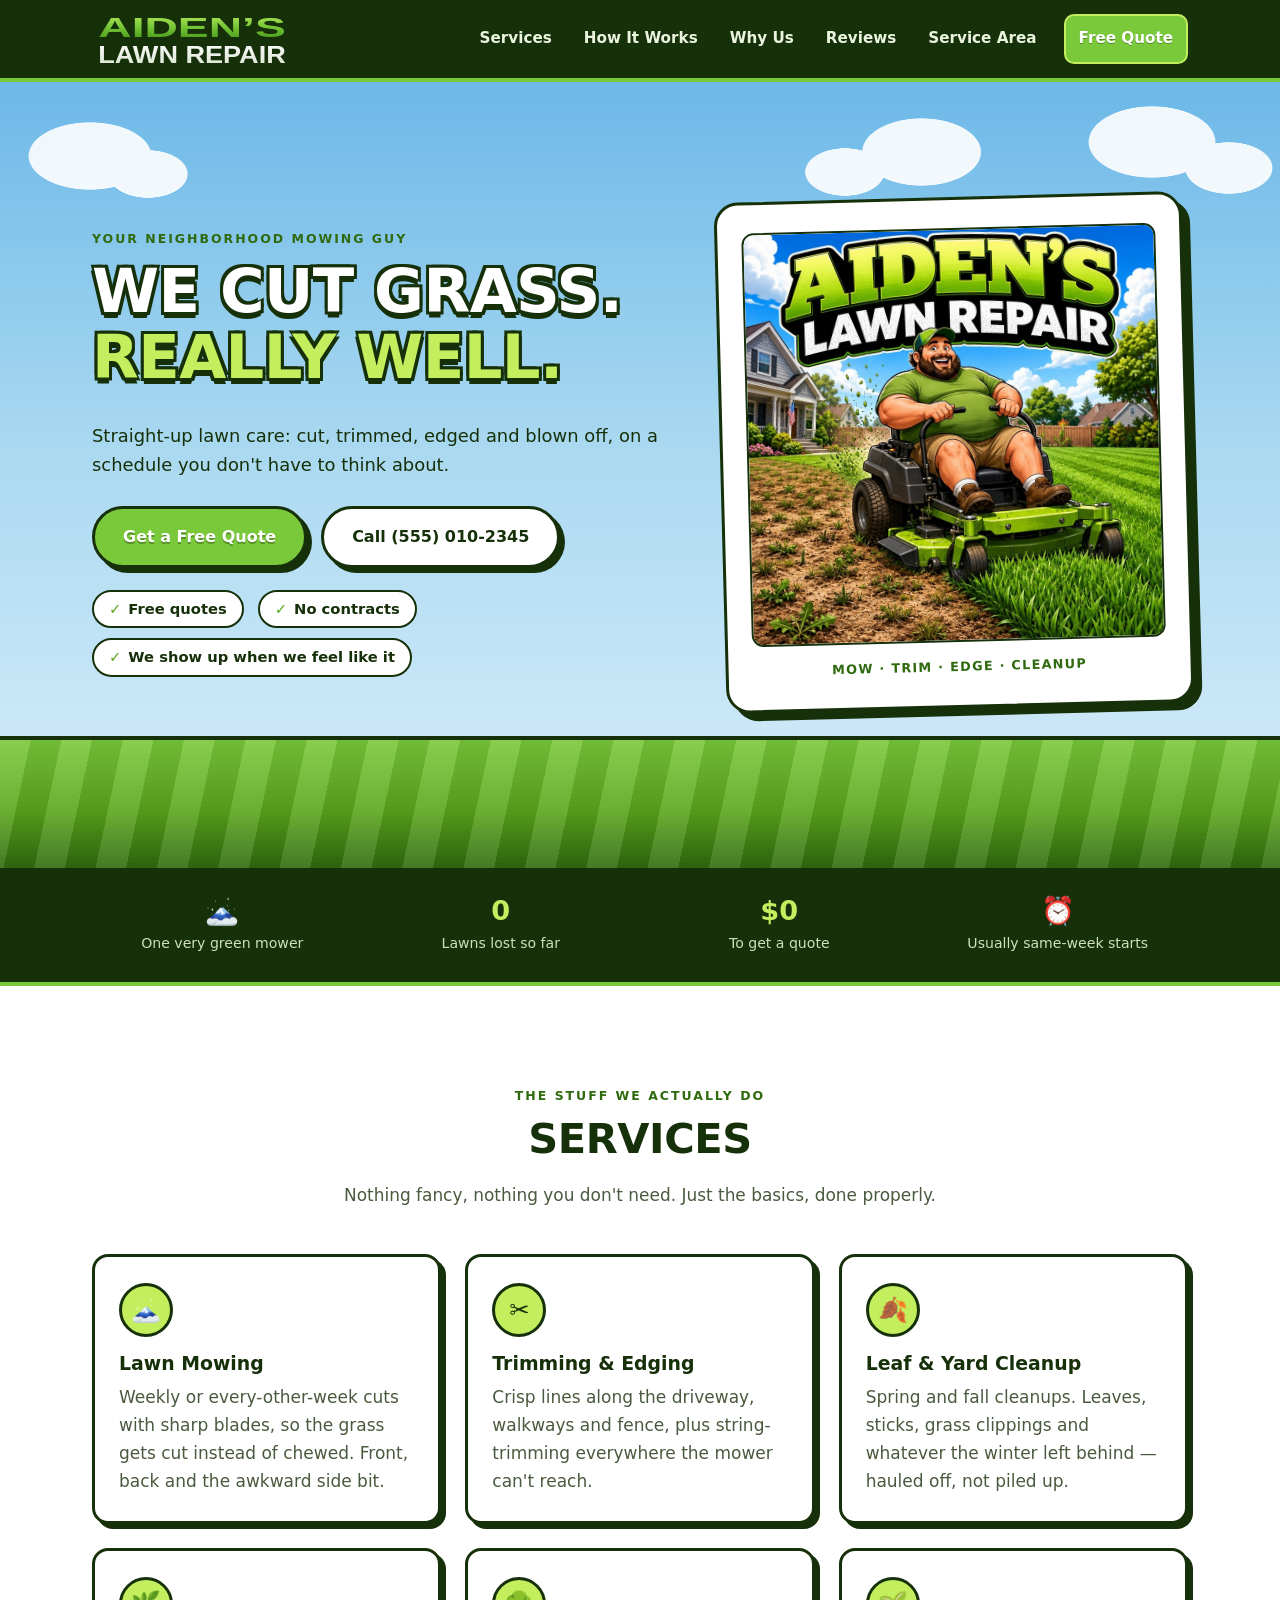
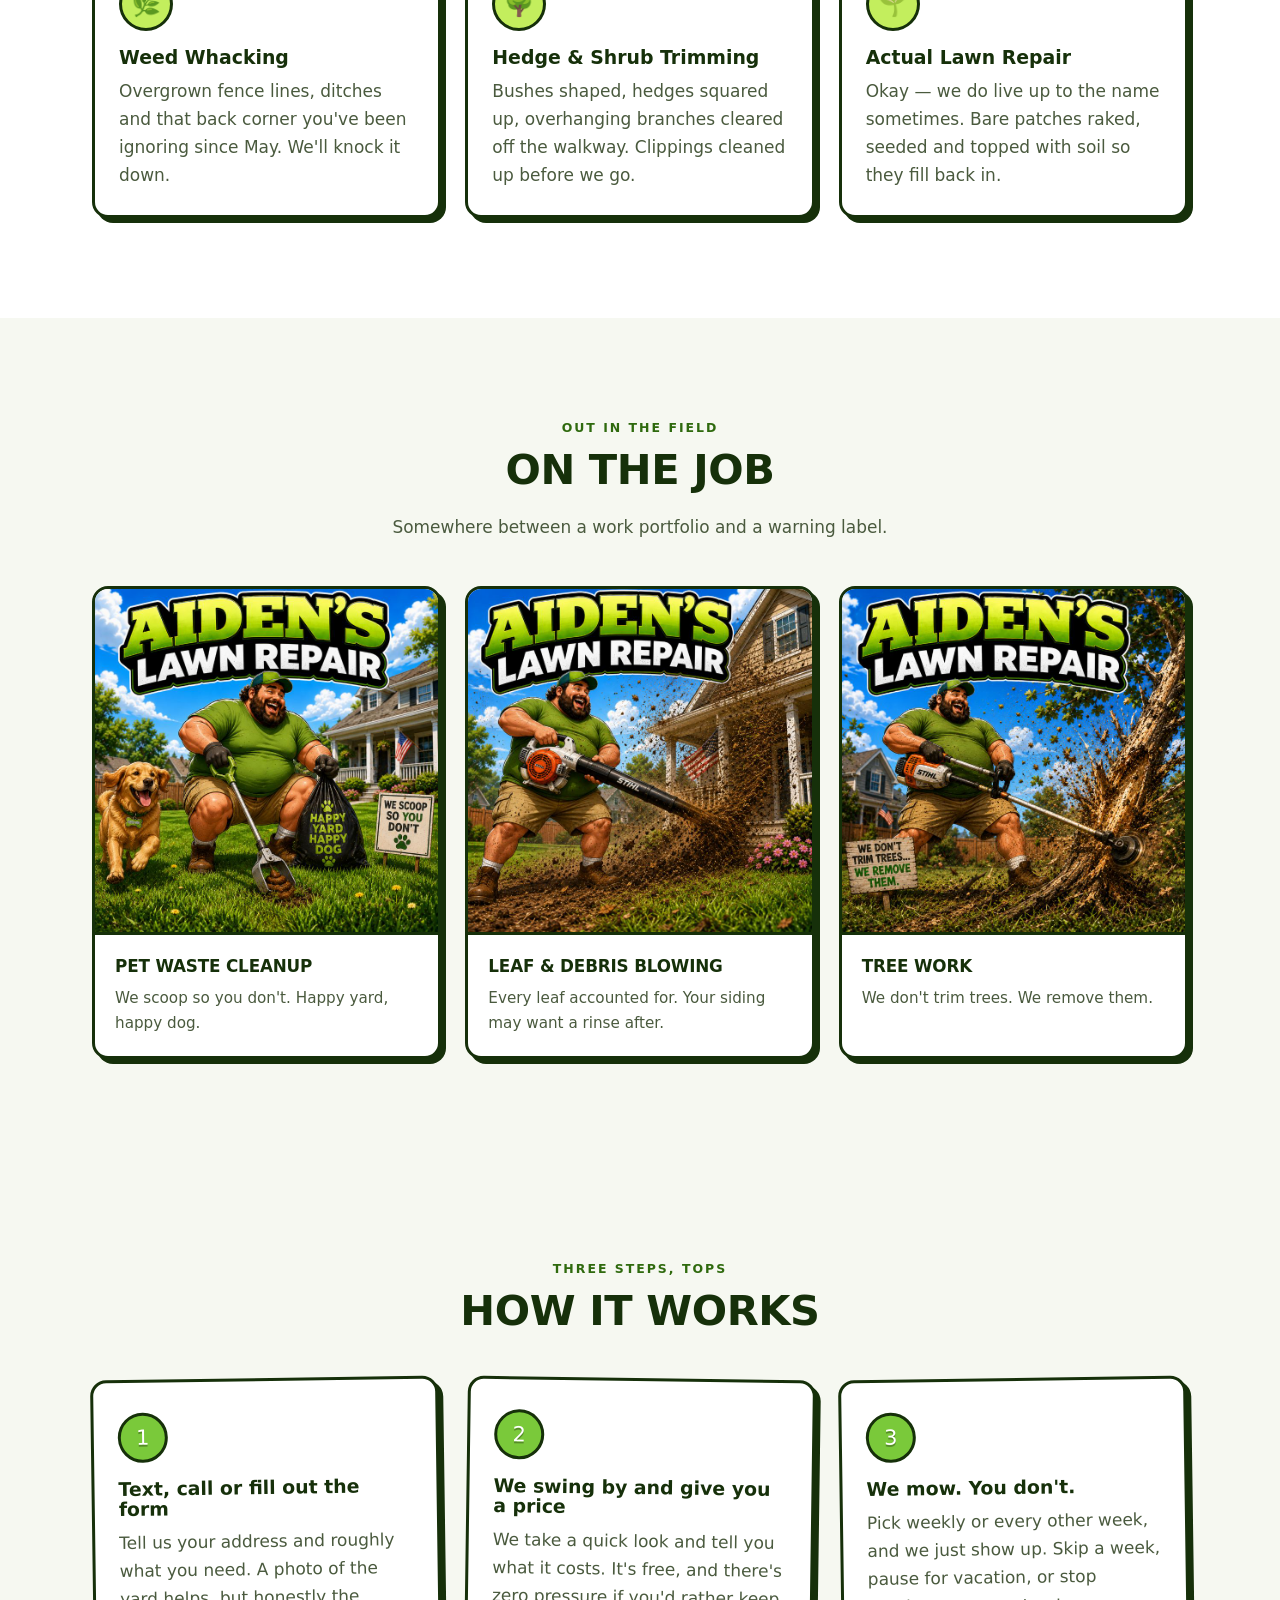
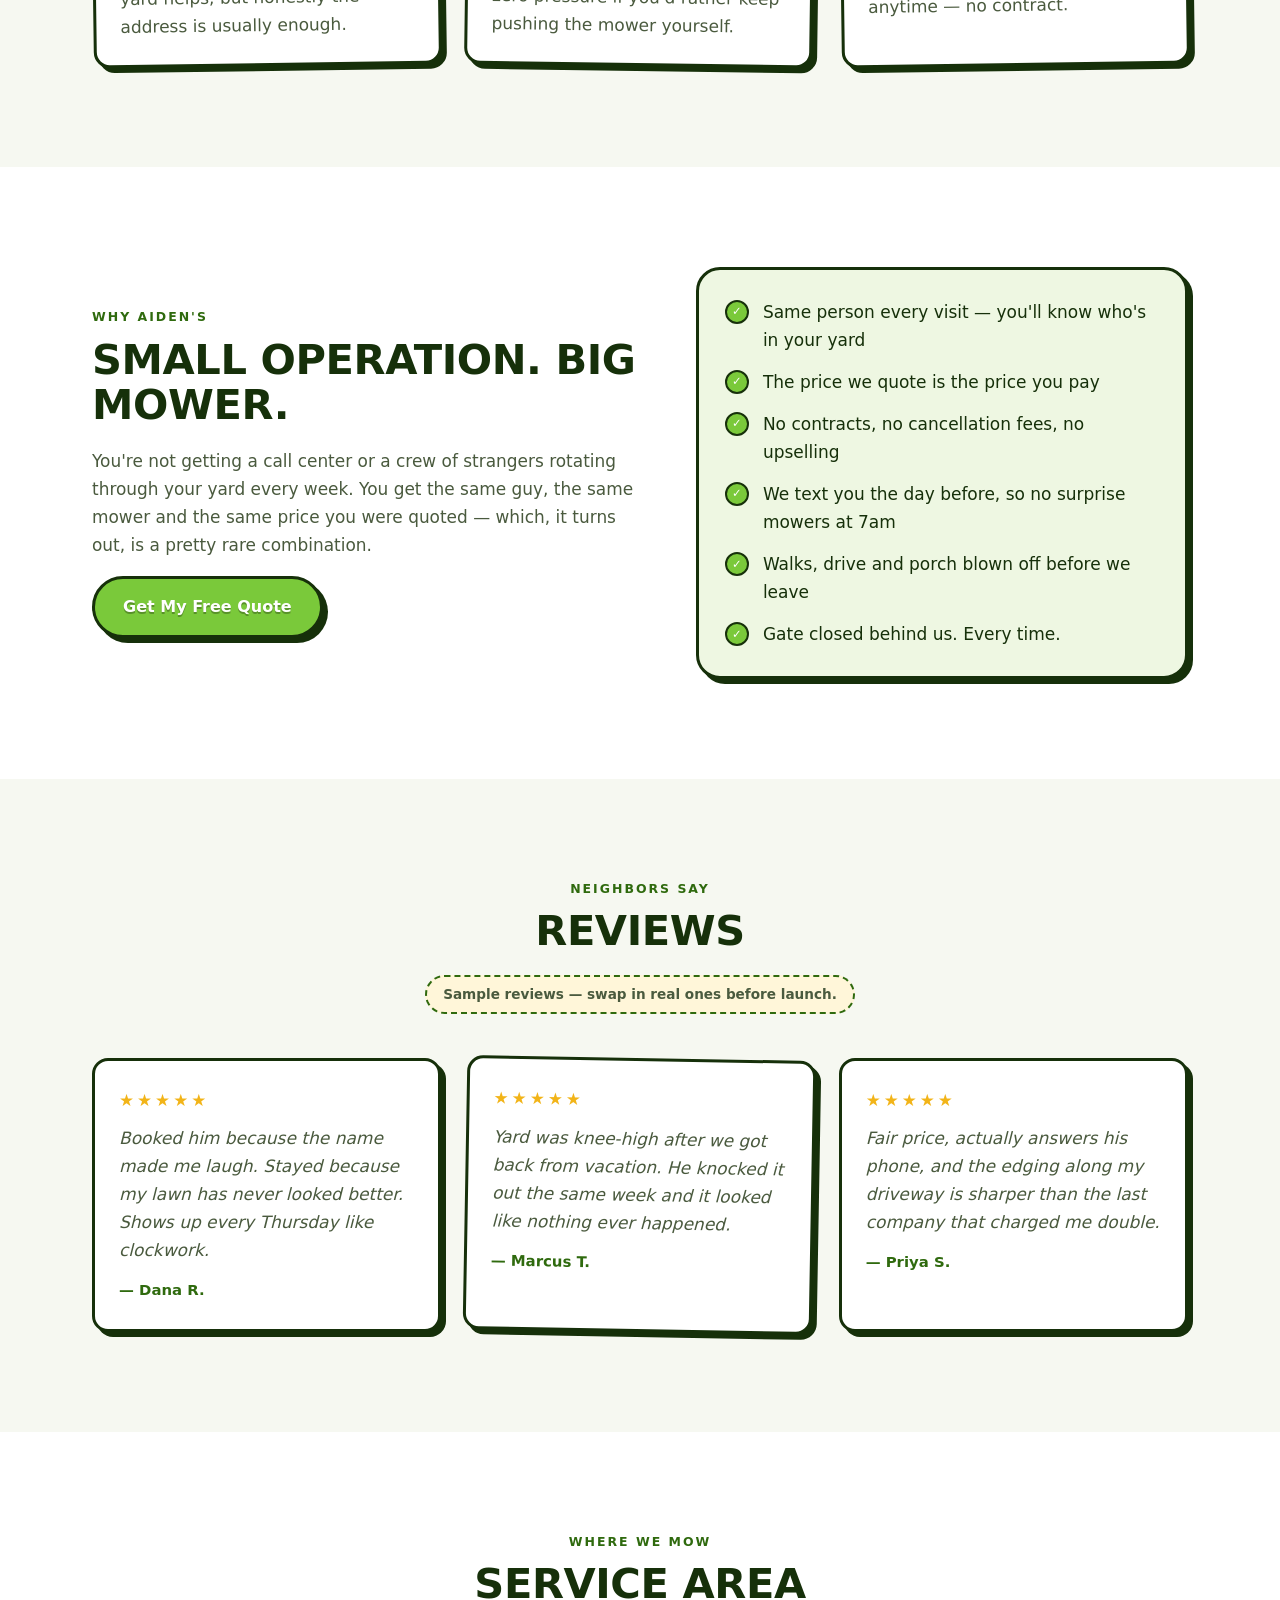
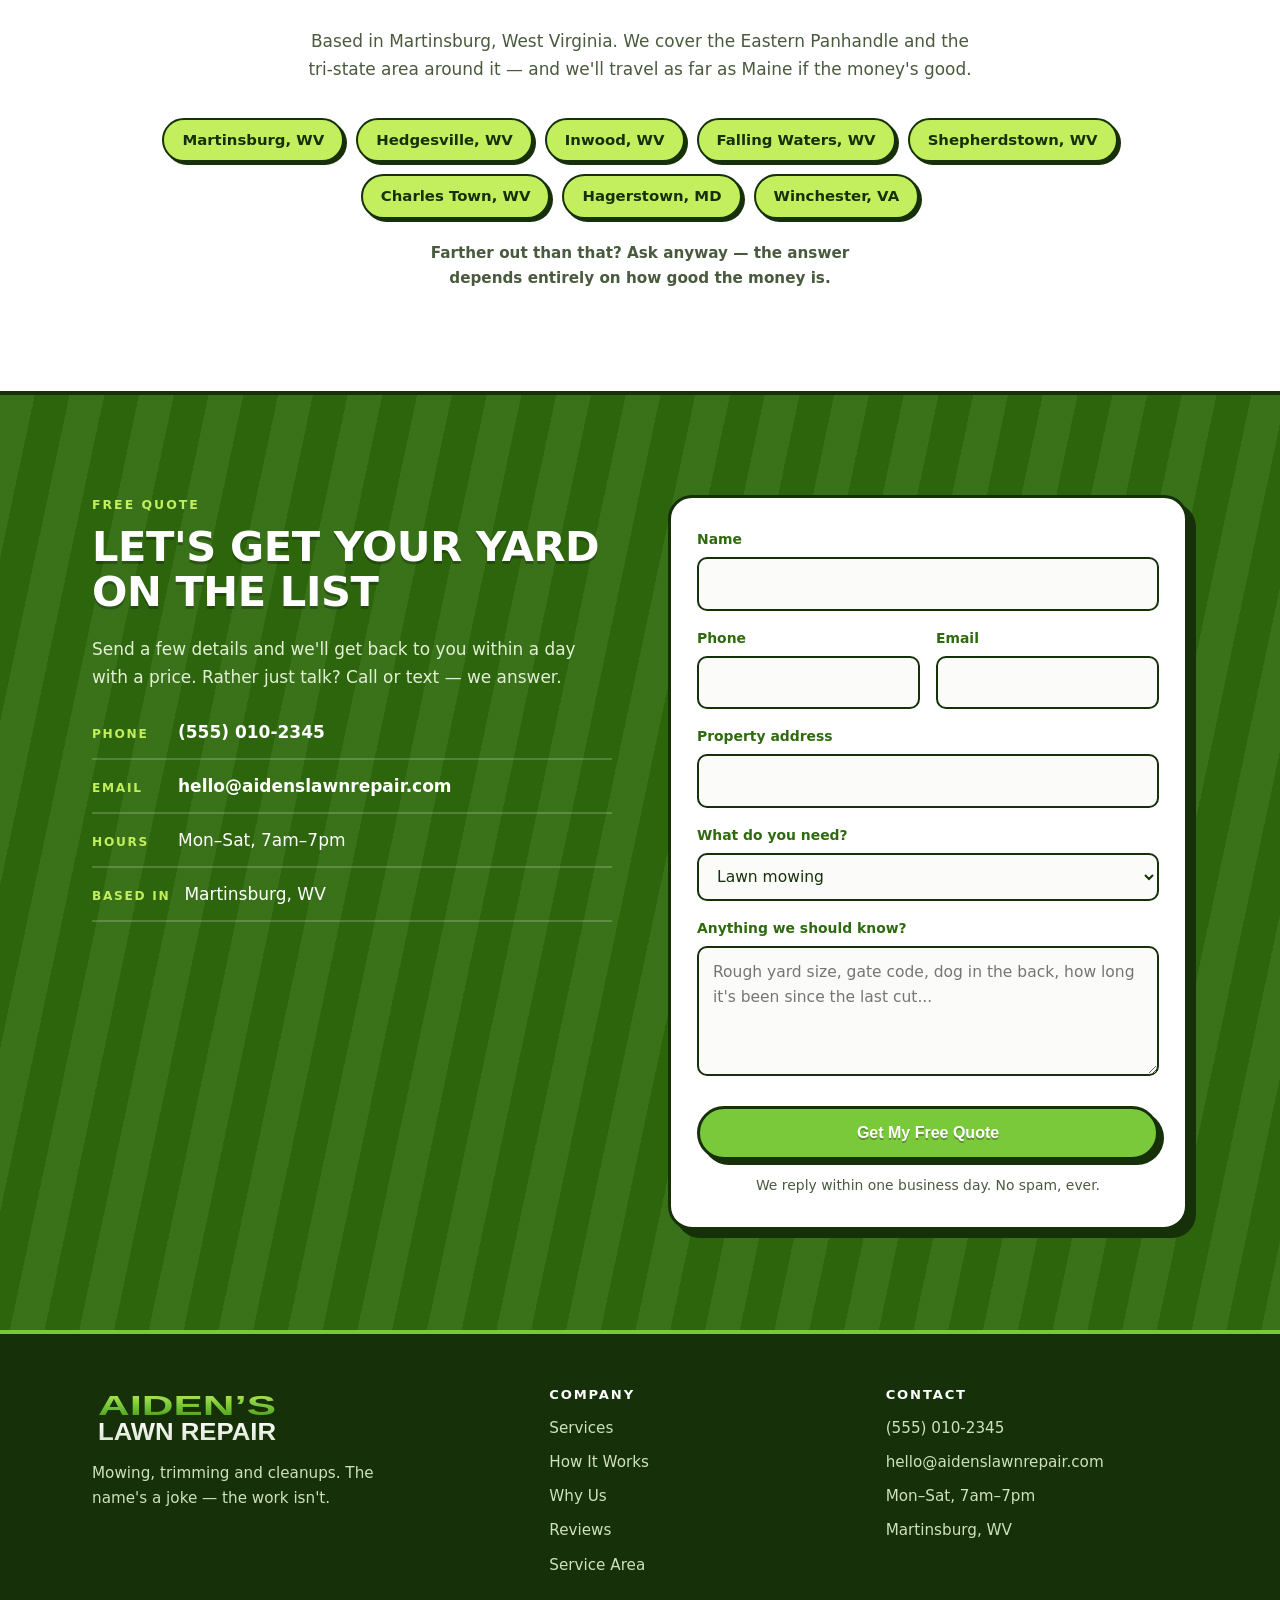
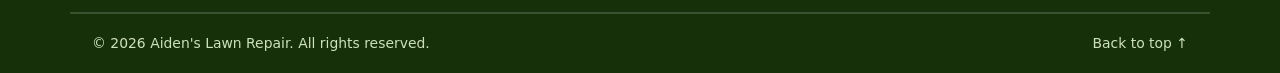
<file: index.html>
<!DOCTYPE html>
<html lang="en">
<head>
<meta charset="utf-8">
<meta name="viewport" content="width=device-width, initial-scale=1">
<title>Aiden's Lawn Repair | Lawn Mowing in Martinsburg, WV</title>
<meta name="description" content="Lawn mowing, trimming, edging and yard cleanups in Martinsburg, WV and the Eastern Panhandle. Free quotes, no contracts, and we actually show up.">
<meta name="theme-color" content="#3f8f12">

<meta property="og:title" content="Aiden's Lawn Repair">
<meta property="og:description" content="Lawn mowing, trimming, edging and cleanups in Martinsburg, WV and the Eastern Panhandle. Free quotes, no contracts.">
<meta property="og:type" content="website">
<meta property="og:image" content="assets/hero-logo.jpg">

<link rel="icon" href="assets/favicon.svg" type="image/svg+xml">
<link rel="stylesheet" href="css/styles.css">
</head>
<body>

<a class="skip-link" href="#main">Skip to content</a>

<header class="site-header" id="top">
  <div class="wrap header-inner">
    <a class="brand" href="#top" aria-label="Aiden's Lawn Repair — home">
      <img src="assets/logo.svg" alt="Aiden's Lawn Repair" width="220" height="69">
    </a>

    <button class="nav-toggle" id="navToggle" aria-expanded="false" aria-controls="nav">
      <span class="nav-toggle-bar"></span>
      <span class="sr-only">Menu</span>
    </button>

    <nav class="nav" id="nav" aria-label="Main">
      <ul>
        <li><a href="#services">Services</a></li>
        <li><a href="#how">How It Works</a></li>
        <li><a href="#why">Why Us</a></li>
        <li><a href="#reviews">Reviews</a></li>
        <li><a href="#areas">Service Area</a></li>
        <li><a class="nav-cta" href="#quote">Free Quote</a></li>
      </ul>
    </nav>
  </div>
</header>

<main id="main">

  <!-- HERO -->
  <section class="hero">
    <div class="wrap hero-inner">
      <div class="hero-copy">
        <p class="eyebrow">Your neighborhood mowing guy</p>
        <h1>We cut grass.<br><span class="hl">Really well.</span></h1>
        <p class="lede">
          Straight-up lawn care: cut, trimmed, edged and blown off, on a schedule
          you don't have to think about.
        </p>
        <div class="hero-actions">
          <a class="btn btn-primary" href="#quote">Get a Free Quote</a>
          <a class="btn btn-ghost" href="tel:+15550102345">Call (555) 010-2345</a>
        </div>
        <ul class="hero-points">
          <li>Free quotes</li>
          <li>No contracts</li>
          <li>We show up when we feel like it</li>
        </ul>
      </div>

      <div class="hero-art">
        <figure class="hero-card" id="heroArt">
          <img src="assets/hero-logo.jpg" alt="Aiden on his mower, cutting a bare patch back into thick green lawn"
               id="heroImage" width="886" height="886">
          <figcaption class="hero-card-tag">Mow &middot; Trim &middot; Edge &middot; Cleanup</figcaption>
        </figure>
      </div>
    </div>
  </section>

  <!-- FUN STRIP -->
  <section class="strip">
    <div class="wrap strip-inner">
      <div><strong>&#128507;</strong><span>One very green mower</span></div>
      <div><strong>0</strong><span>Lawns lost so far</span></div>
      <div><strong>$0</strong><span>To get a quote</span></div>
      <div><strong>&#9200;</strong><span>Usually same-week starts</span></div>
    </div>
  </section>

  <!-- SERVICES -->
  <section id="services" class="section">
    <div class="wrap">
      <p class="eyebrow center">The stuff we actually do</p>
      <h2 class="center">Services</h2>
      <p class="section-lede center">
        Nothing fancy, nothing you don't need. Just the basics, done properly.
      </p>

      <div class="grid cards">
        <article class="card">
          <span class="card-icon" aria-hidden="true">&#128507;</span>
          <h3>Lawn Mowing</h3>
          <p>Weekly or every-other-week cuts with sharp blades, so the grass gets cut instead of chewed. Front, back and the awkward side bit.</p>
        </article>
        <article class="card">
          <span class="card-icon" aria-hidden="true">&#9986;</span>
          <h3>Trimming &amp; Edging</h3>
          <p>Crisp lines along the driveway, walkways and fence, plus string-trimming everywhere the mower can't reach.</p>
        </article>
        <article class="card">
          <span class="card-icon" aria-hidden="true">&#127810;</span>
          <h3>Leaf &amp; Yard Cleanup</h3>
          <p>Spring and fall cleanups. Leaves, sticks, grass clippings and whatever the winter left behind &mdash; hauled off, not piled up.</p>
        </article>
        <article class="card">
          <span class="card-icon" aria-hidden="true">&#127807;</span>
          <h3>Weed Whacking</h3>
          <p>Overgrown fence lines, ditches and that back corner you've been ignoring since May. We'll knock it down.</p>
        </article>
        <article class="card">
          <span class="card-icon" aria-hidden="true">&#127795;</span>
          <h3>Hedge &amp; Shrub Trimming</h3>
          <p>Bushes shaped, hedges squared up, overhanging branches cleared off the walkway. Clippings cleaned up before we go.</p>
        </article>
        <article class="card">
          <span class="card-icon" aria-hidden="true">&#127793;</span>
          <h3>Actual Lawn Repair</h3>
          <p>Okay &mdash; we do live up to the name sometimes. Bare patches raked, seeded and topped with soil so they fill back in.</p>
        </article>
      </div>
    </div>
  </section>

  <!-- GALLERY -->
  <section id="gallery" class="section section-alt">
    <div class="wrap">
      <p class="eyebrow center">Out in the field</p>
      <h2 class="center">On the Job</h2>
      <p class="section-lede center">
        Somewhere between a work portfolio and a warning label.
      </p>

      <div class="grid gallery">
        <figure class="shot">
          <img src="assets/service-scooping.jpg" alt="Aiden scooping up after a dog, next to a sign reading We scoop so you don't"
               width="800" height="800" loading="lazy" decoding="async">
          <figcaption>
            <strong>Pet waste cleanup</strong>
            We scoop so you don't. Happy yard, happy dog.
          </figcaption>
        </figure>

        <figure class="shot">
          <img src="assets/service-cleanup.jpg" alt="Aiden using a leaf blower, sending leaves and debris across the yard and up the side of a house"
               width="800" height="800" loading="lazy" decoding="async">
          <figcaption>
            <strong>Leaf &amp; debris blowing</strong>
            Every leaf accounted for. Your siding may want a rinse after.
          </figcaption>
        </figure>

        <figure class="shot">
          <img src="assets/service-tree-removal.jpg" alt="Aiden taking a string trimmer to a tree, beside a sign reading We don't trim trees, we remove them"
               width="800" height="800" loading="lazy" decoding="async">
          <figcaption>
            <strong>Tree work</strong>
            We don't trim trees. We remove them.
          </figcaption>
        </figure>
      </div>
    </div>
  </section>

  <!-- HOW IT WORKS -->
  <section id="how" class="section section-alt">
    <div class="wrap">
      <p class="eyebrow center">Three steps, tops</p>
      <h2 class="center">How It Works</h2>

      <ol class="steps">
        <li>
          <span class="step-num">1</span>
          <h3>Text, call or fill out the form</h3>
          <p>Tell us your address and roughly what you need. A photo of the yard helps, but honestly the address is usually enough.</p>
        </li>
        <li>
          <span class="step-num">2</span>
          <h3>We swing by and give you a price</h3>
          <p>We take a quick look and tell you what it costs. It's free, and there's zero pressure if you'd rather keep pushing the mower yourself.</p>
        </li>
        <li>
          <span class="step-num">3</span>
          <h3>We mow. You don't.</h3>
          <p>Pick weekly or every other week, and we just show up. Skip a week, pause for vacation, or stop anytime &mdash; no contract.</p>
        </li>
      </ol>
    </div>
  </section>

  <!-- WHY US -->
  <section id="why" class="section">
    <div class="wrap why-inner">
      <div>
        <p class="eyebrow">Why Aiden's</p>
        <h2>Small operation. Big mower.</h2>
        <p class="section-lede">
          You're not getting a call center or a crew of strangers rotating through
          your yard every week. You get the same guy, the same mower and the same
          price you were quoted &mdash; which, it turns out, is a pretty rare combination.
        </p>
        <a class="btn btn-primary" href="#quote">Get My Free Quote</a>
      </div>

      <ul class="checks">
        <li>Same person every visit &mdash; you'll know who's in your yard</li>
        <li>The price we quote is the price you pay</li>
        <li>No contracts, no cancellation fees, no upselling</li>
        <li>We text you the day before, so no surprise mowers at 7am</li>
        <li>Walks, drive and porch blown off before we leave</li>
        <li>Gate closed behind us. Every time.</li>
      </ul>
    </div>
  </section>

  <!-- REVIEWS -->
  <section id="reviews" class="section section-alt">
    <div class="wrap">
      <p class="eyebrow center">Neighbors say</p>
      <h2 class="center">Reviews</h2>
      <p class="placeholder-note center">Sample reviews &mdash; swap in real ones before launch.</p>

      <div class="grid quotes">
        <figure class="quote">
          <p class="stars" aria-label="5 out of 5 stars">&#9733;&#9733;&#9733;&#9733;&#9733;</p>
          <blockquote>Booked him because the name made me laugh. Stayed because my lawn has never looked better. Shows up every Thursday like clockwork.</blockquote>
          <figcaption>&mdash; Dana R.</figcaption>
        </figure>
        <figure class="quote">
          <p class="stars" aria-label="5 out of 5 stars">&#9733;&#9733;&#9733;&#9733;&#9733;</p>
          <blockquote>Yard was knee-high after we got back from vacation. He knocked it out the same week and it looked like nothing ever happened.</blockquote>
          <figcaption>&mdash; Marcus T.</figcaption>
        </figure>
        <figure class="quote">
          <p class="stars" aria-label="5 out of 5 stars">&#9733;&#9733;&#9733;&#9733;&#9733;</p>
          <blockquote>Fair price, actually answers his phone, and the edging along my driveway is sharper than the last company that charged me double.</blockquote>
          <figcaption>&mdash; Priya S.</figcaption>
        </figure>
      </div>
    </div>
  </section>

  <!-- SERVICE AREA -->
  <section id="areas" class="section">
    <div class="wrap center">
      <p class="eyebrow center">Where we mow</p>
      <h2>Service Area</h2>
      <p class="section-lede center">
        Based in Martinsburg, West Virginia. We cover the Eastern Panhandle and
        the tri-state area around it &mdash; and we'll travel as far as Maine if the
        money's good.
      </p>
      <ul class="areas">
        <li>Martinsburg, WV</li>
        <li>Hedgesville, WV</li>
        <li>Inwood, WV</li>
        <li>Falling Waters, WV</li>
        <li>Shepherdstown, WV</li>
        <li>Charles Town, WV</li>
        <li>Hagerstown, MD</li>
        <li>Winchester, VA</li>
      </ul>
      <p class="areas-note">Farther out than that? Ask anyway &mdash; the answer depends
      entirely on how good the money is.</p>
    </div>
  </section>

  <!-- QUOTE -->
  <section id="quote" class="section quote-section">
    <div class="wrap quote-inner">
      <div class="quote-copy">
        <p class="eyebrow">Free quote</p>
        <h2>Let's get your yard on the list</h2>
        <p class="section-lede">
          Send a few details and we'll get back to you within a day with a price.
          Rather just talk? Call or text &mdash; we answer.
        </p>

        <ul class="contact-list">
          <li><span>Phone</span><a href="tel:+15550102345">(555) 010-2345</a></li>
          <li><span>Email</span><a href="mailto:hello@aidenslawnrepair.com">hello@aidenslawnrepair.com</a></li>
          <li><span>Hours</span>Mon&ndash;Sat, 7am&ndash;7pm</li>
          <li><span>Based in</span>Martinsburg, WV</li>
        </ul>
      </div>

      <form class="quote-form" id="quoteForm" action="https://formspree.io/f/your-form-id" method="POST" novalidate>
        <div class="field">
          <label for="name">Name</label>
          <input type="text" id="name" name="name" autocomplete="name" required>
        </div>

        <div class="field-row">
          <div class="field">
            <label for="phone">Phone</label>
            <input type="tel" id="phone" name="phone" autocomplete="tel" required>
          </div>
          <div class="field">
            <label for="email">Email</label>
            <input type="email" id="email" name="email" autocomplete="email" required>
          </div>
        </div>

        <div class="field">
          <label for="address">Property address</label>
          <input type="text" id="address" name="address" autocomplete="street-address">
        </div>

        <div class="field">
          <label for="service">What do you need?</label>
          <select id="service" name="service">
            <option>Lawn mowing</option>
            <option>Trimming &amp; edging</option>
            <option>Leaf &amp; yard cleanup</option>
            <option>Weed whacking</option>
            <option>Hedge &amp; shrub trimming</option>
            <option>Lawn repair / bare patches</option>
            <option>A bit of everything</option>
          </select>
        </div>

        <div class="field">
          <label for="message">Anything we should know?</label>
          <textarea id="message" name="message" rows="4" placeholder="Rough yard size, gate code, dog in the back, how long it's been since the last cut..."></textarea>
        </div>

        <button class="btn btn-primary btn-block" type="submit">Get My Free Quote</button>
        <p class="form-note" id="formNote" role="status">We reply within one business day. No spam, ever.</p>
      </form>
    </div>
  </section>

</main>

<footer class="site-footer">
  <div class="wrap footer-inner">
    <div class="footer-brand">
      <img src="assets/logo.svg" alt="Aiden's Lawn Repair" width="200" height="63">
      <p>Mowing, trimming and cleanups. The name's a joke &mdash; the work isn't.</p>
    </div>

    <nav class="footer-nav" aria-label="Footer">
      <h3>Company</h3>
      <ul>
        <li><a href="#services">Services</a></li>
        <li><a href="#how">How It Works</a></li>
        <li><a href="#why">Why Us</a></li>
        <li><a href="#reviews">Reviews</a></li>
        <li><a href="#areas">Service Area</a></li>
      </ul>
    </nav>

    <div class="footer-contact">
      <h3>Contact</h3>
      <ul>
        <li><a href="tel:+15550102345">(555) 010-2345</a></li>
        <li><a href="mailto:hello@aidenslawnrepair.com">hello@aidenslawnrepair.com</a></li>
        <li>Mon&ndash;Sat, 7am&ndash;7pm</li>
        <li>Martinsburg, WV</li>
      </ul>
    </div>
  </div>

  <div class="wrap footer-bottom">
    <p>&copy; <span id="year">2026</span> Aiden's Lawn Repair. All rights reserved.</p>
    <p><a href="#top">Back to top &uarr;</a></p>
  </div>
</footer>

<script src="js/main.js"></script>
</body>
</html>
</file>
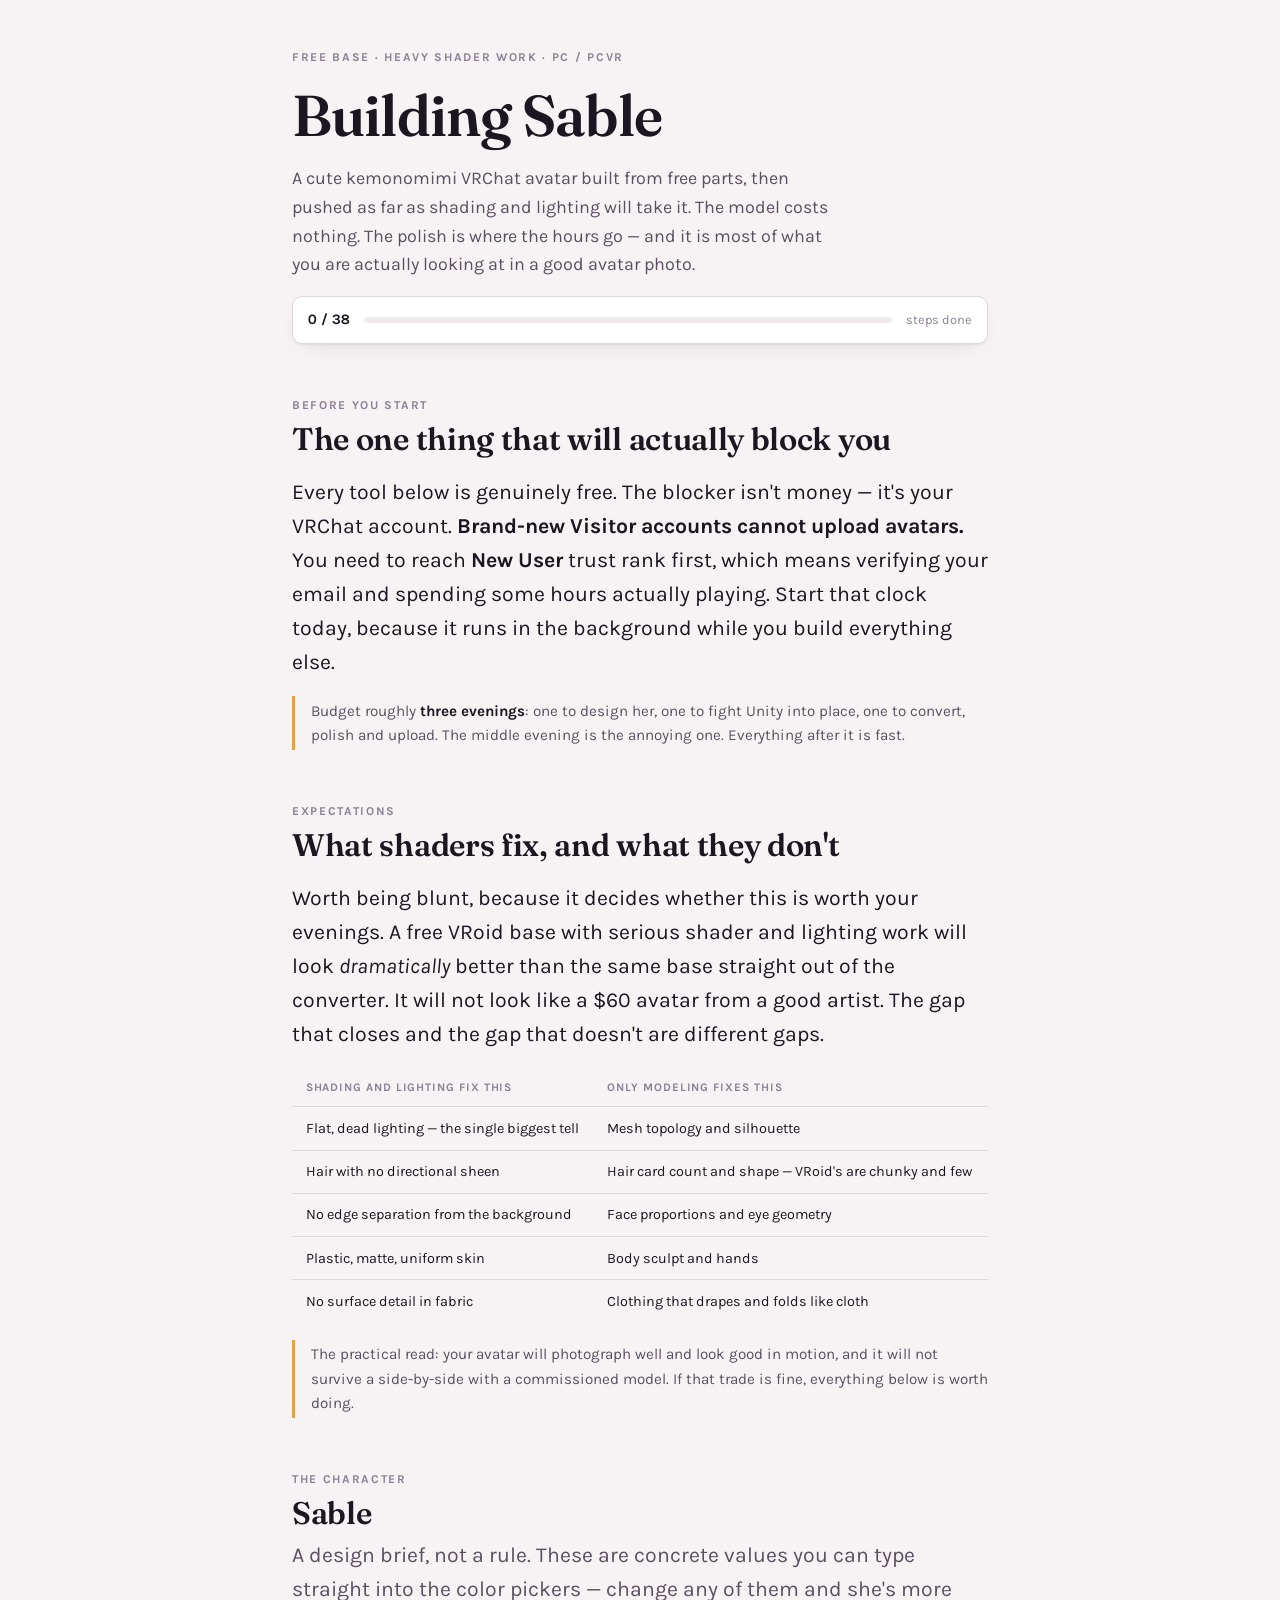
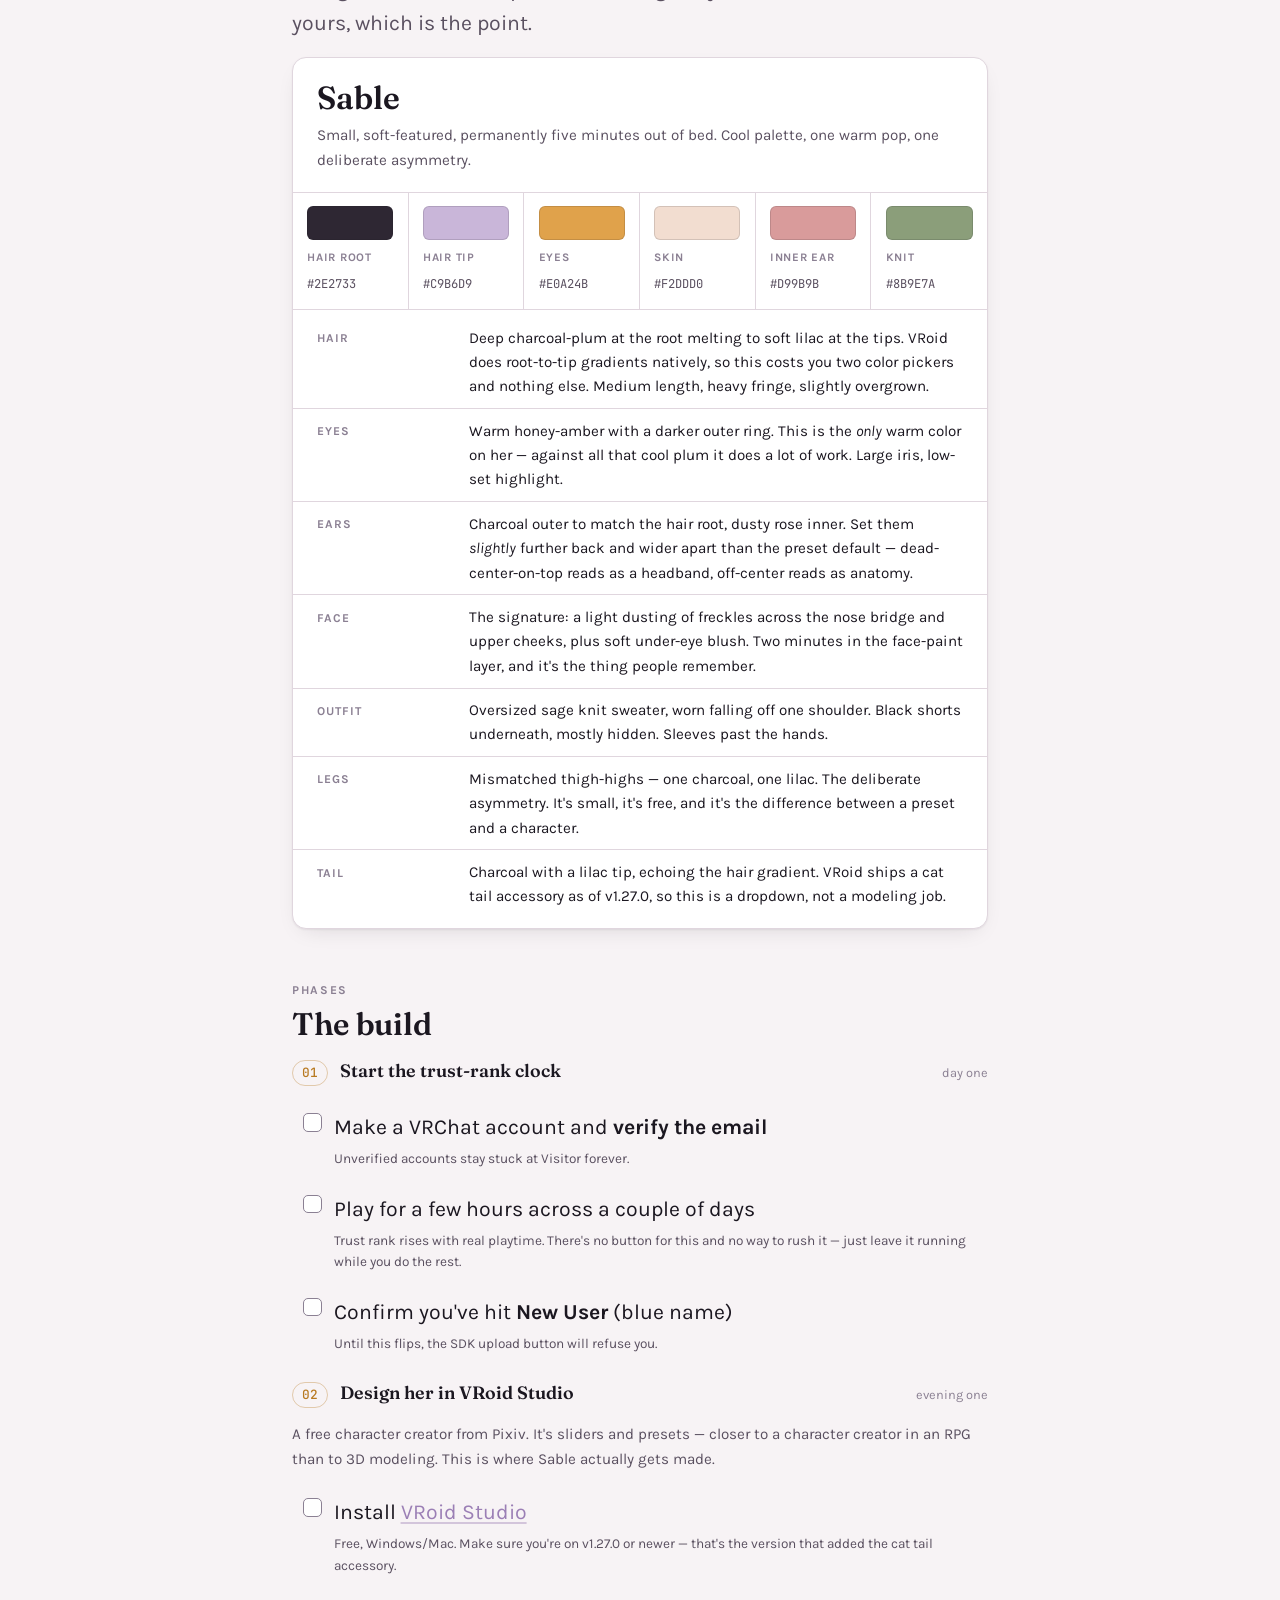
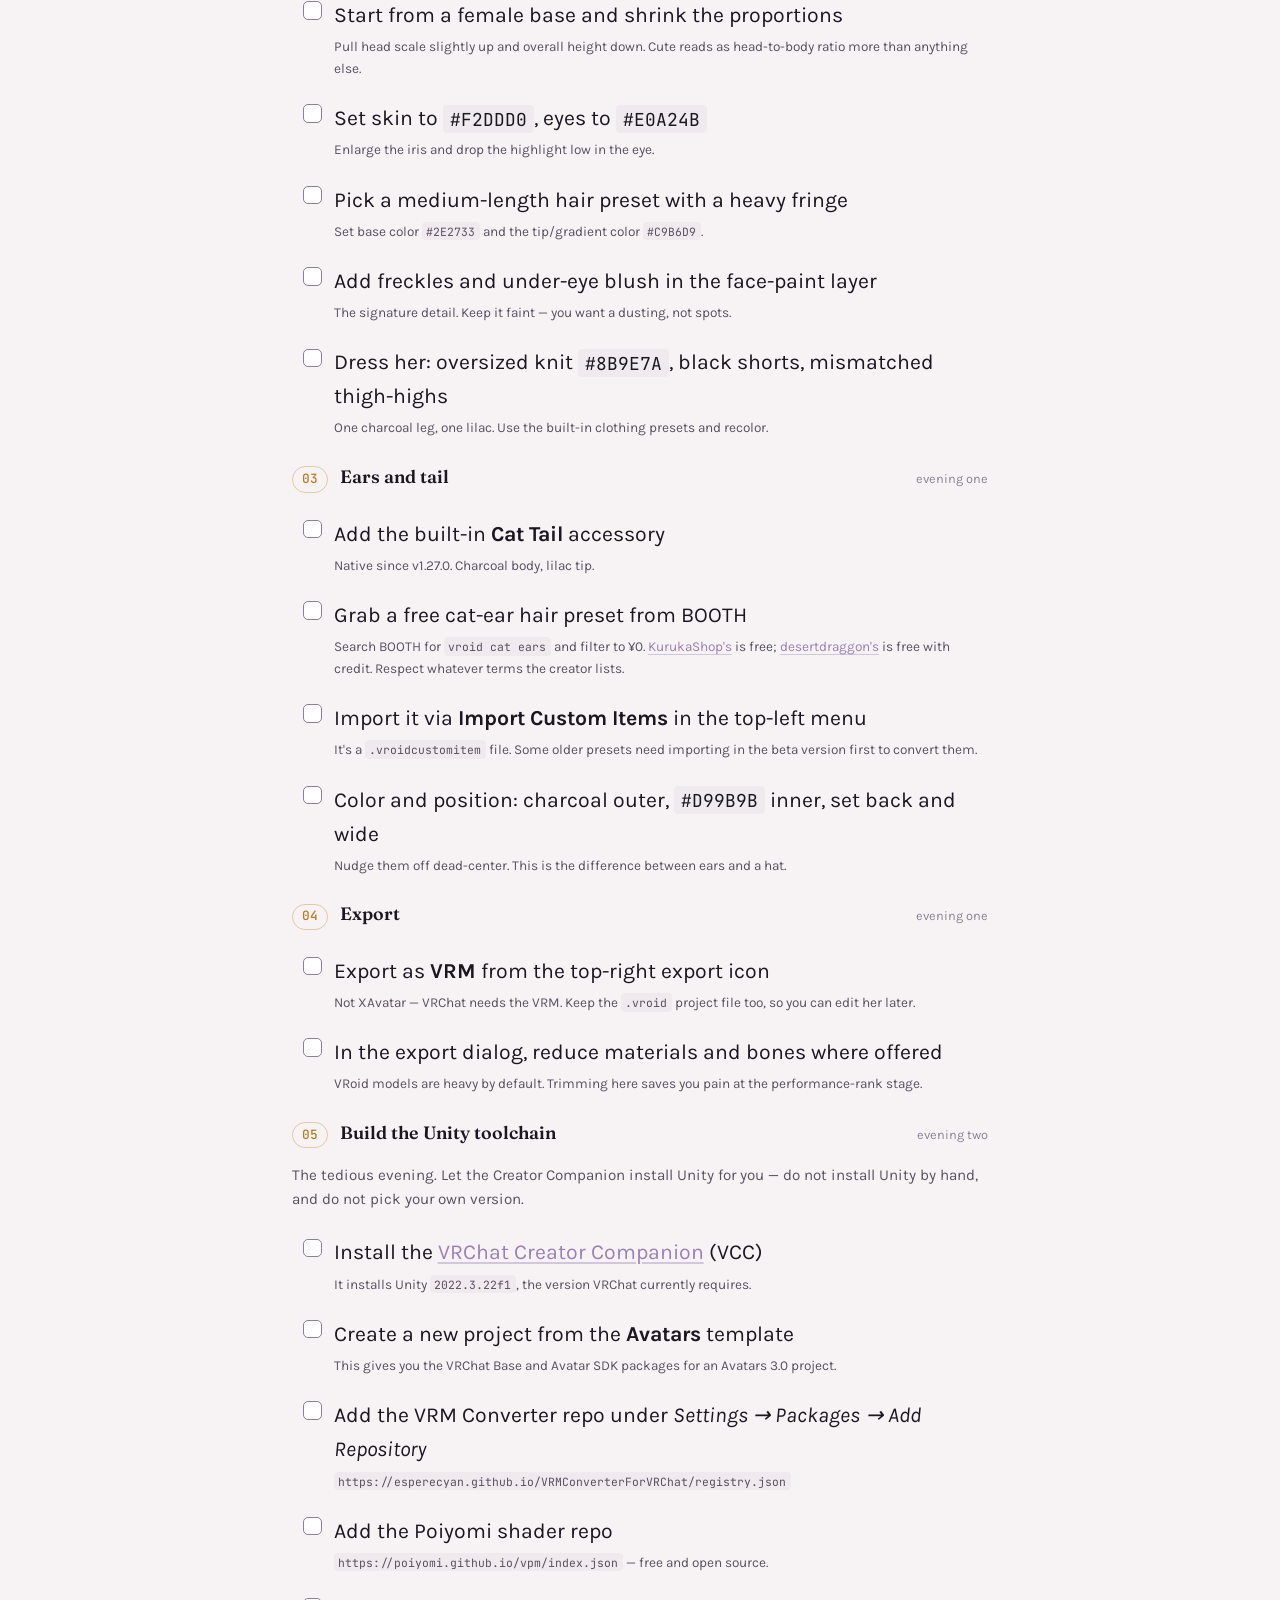
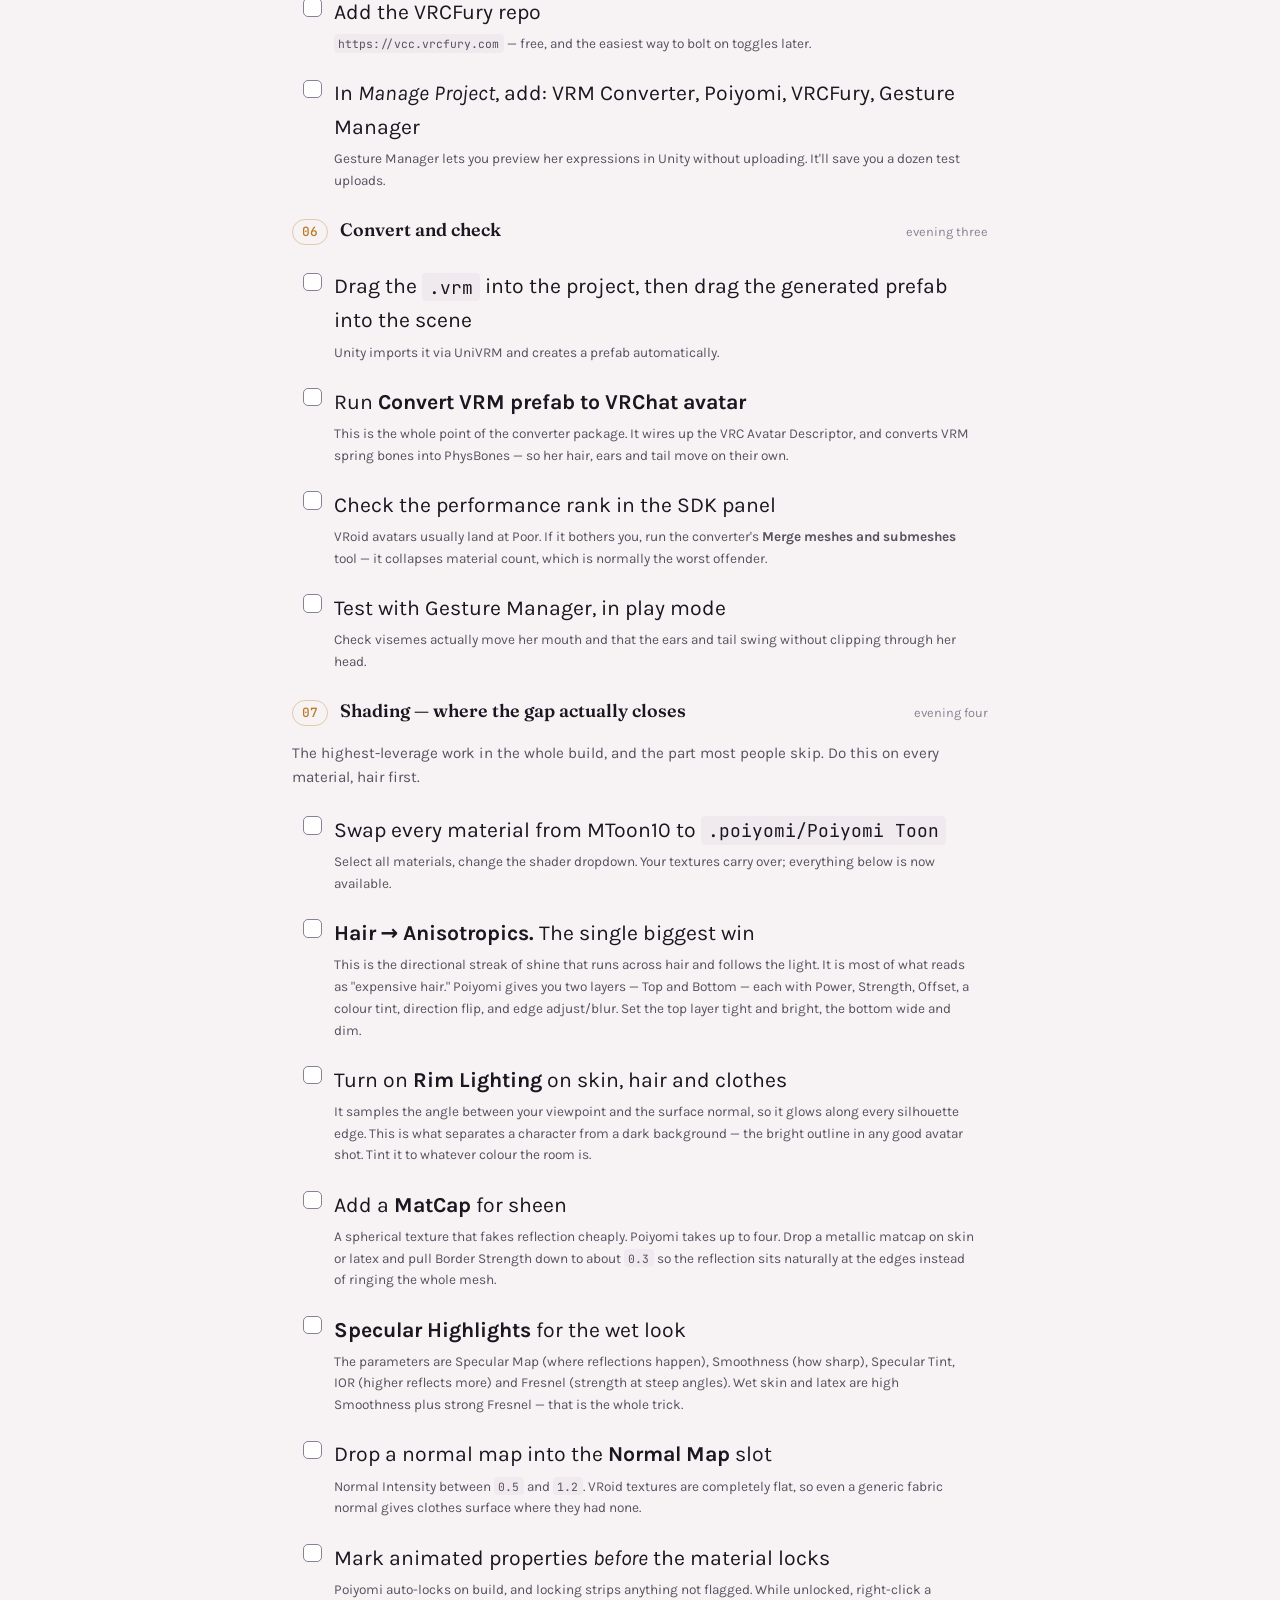
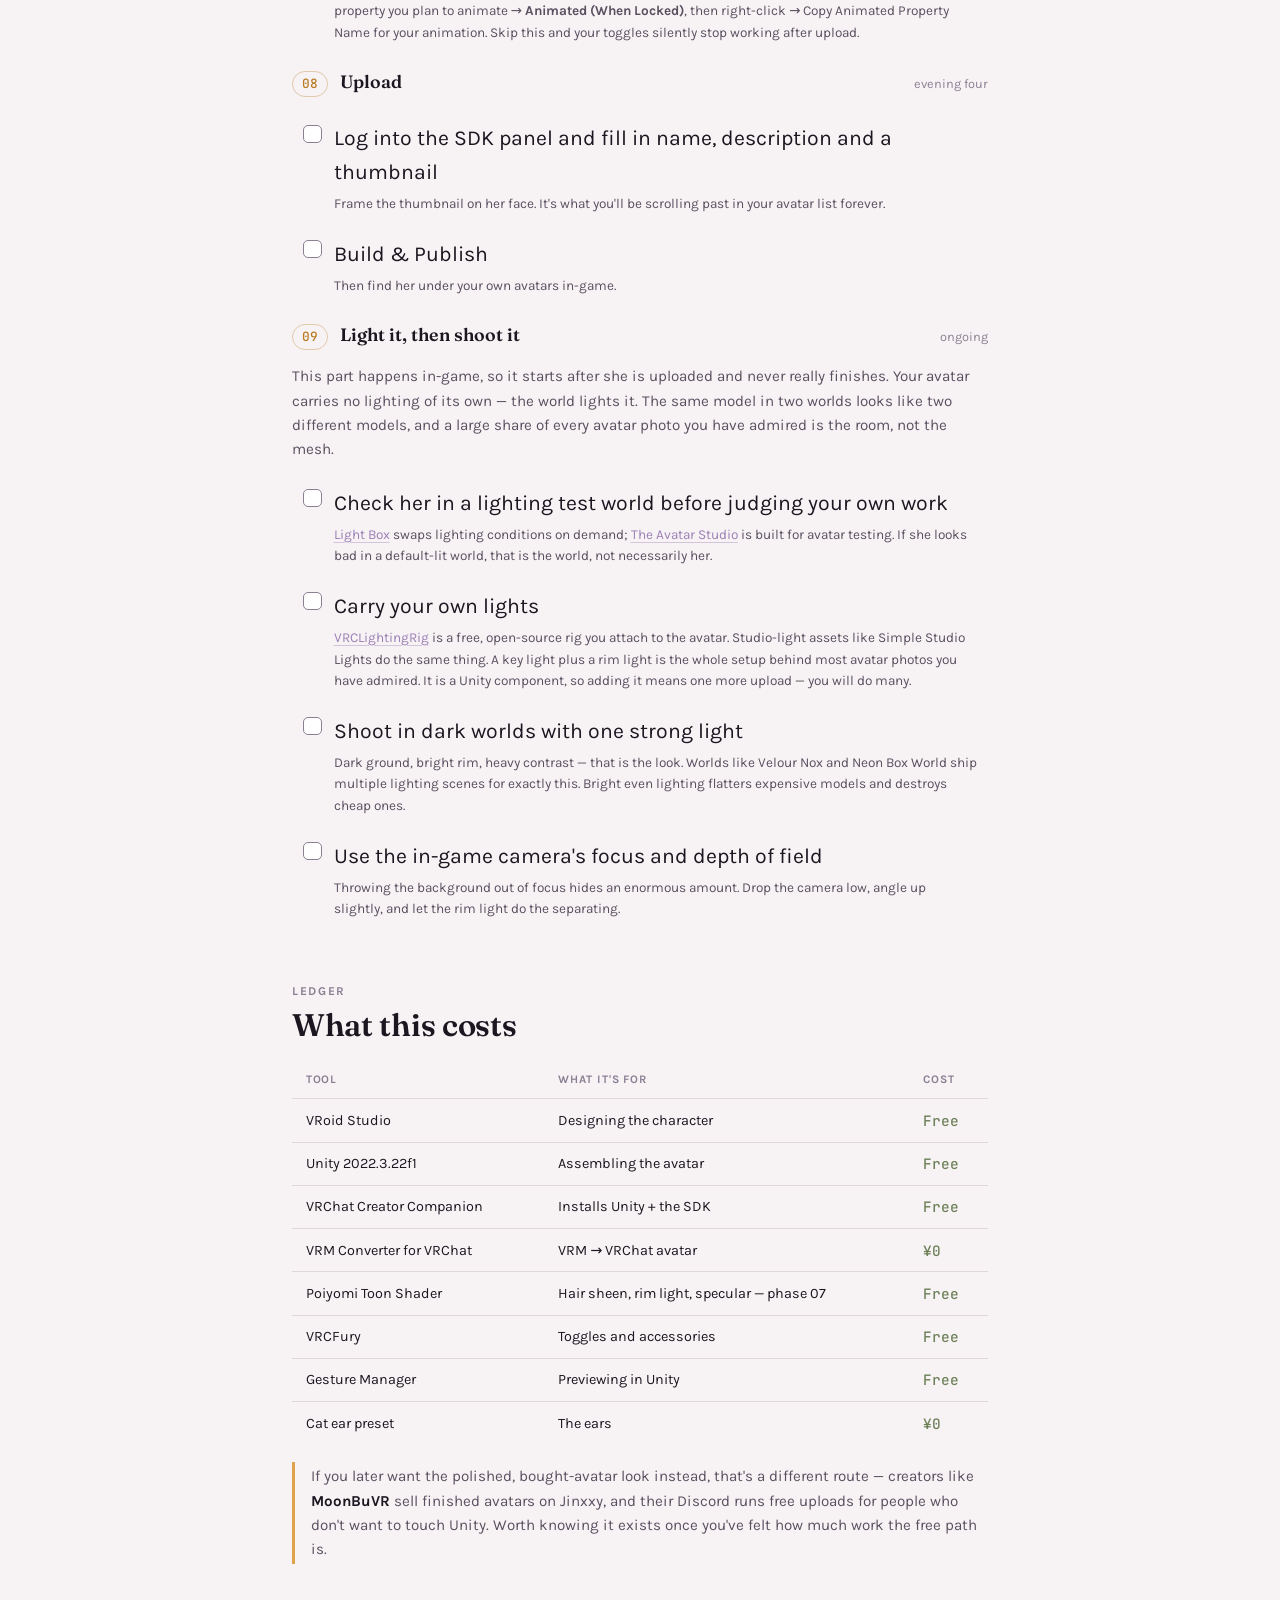
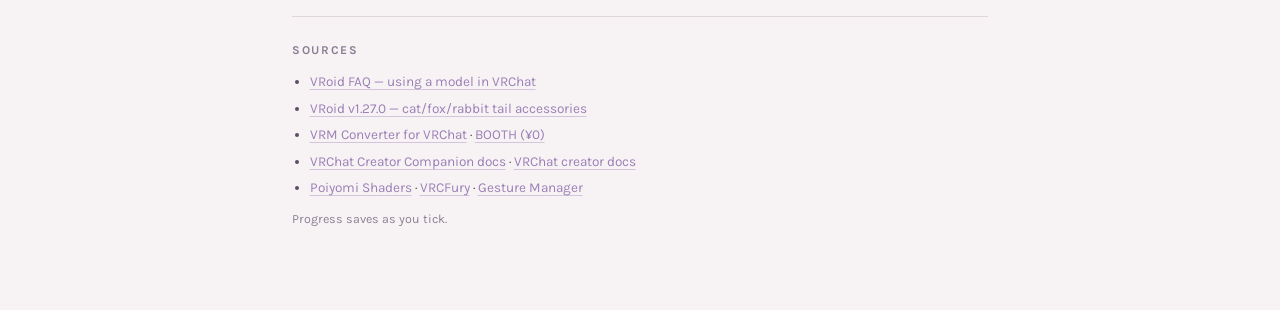
<file: vrchat-avatar/building-sable.html>
<!doctype html>
<html lang="en">
<head>
<meta charset="utf-8">
<meta name="viewport" content="width=device-width, initial-scale=1">
<style>html{color-scheme:light}body{margin:0}img{max-width:100%}[hidden]{display:none!important}</style>
<title>Building Sable</title>
<link rel="preconnect" href="https://fonts.googleapis.com">
<link rel="preconnect" href="https://fonts.gstatic.com" crossorigin>
<link rel="stylesheet" href="https://fonts.googleapis.com/css2?family=Fraunces:opsz,wght@9..144,400;9..144,600;9..144,700&family=Karla:wght@400;500;700&family=JetBrains+Mono:wght@400;500&display=swap">

<style>
  :root {
    --ground:      #F7F3F5;
    --surface:     #FFFFFF;
    --surface-alt: #F0EAEE;
    --ink:         #1B1720;
    --ink-soft:    #5A5060;
    --ink-faint:   #8B8093;
    --rule:        #E0D6DE;
    --plum:        #2E2733;
    --lilac:       #9B7FB5;
    --lilac-soft:  #C9B6D9;
    --amber:       #B87A22;
    --amber-bright:#E0A24B;
    --sage:        #6E8159;
    --rose:        #C07C7C;
    --shadow:      0 1px 2px rgba(27,23,32,.06), 0 8px 24px -12px rgba(27,23,32,.18);

    --step: clamp(1rem, 0.85rem + 0.6vw, 1.35rem);
    color-scheme: light;
  }

  @media (prefers-color-scheme: dark) {
    :root:not([data-theme="light"]) {
      --ground:      #151119;
      --surface:     #1E1826;
      --surface-alt: #271F30;
      --ink:         #EDE6F0;
      --ink-soft:    #B4A8BD;
      --ink-faint:   #8B7F95;
      --rule:        #362C40;
      --plum:        #C9B6D9;
      --lilac:       #C9B6D9;
      --lilac-soft:  #9B7FB5;
      --amber:       #E0A24B;
      --amber-bright:#F0BC70;
      --sage:        #9DB184;
      --rose:        #D99B9B;
      --shadow:      0 1px 2px rgba(0,0,0,.4), 0 8px 24px -12px rgba(0,0,0,.6);
      color-scheme: dark;
    }
  }

  :root[data-theme="dark"] {
    --ground:      #151119;
    --surface:     #1E1826;
    --surface-alt: #271F30;
    --ink:         #EDE6F0;
    --ink-soft:    #B4A8BD;
    --ink-faint:   #8B7F95;
    --rule:        #362C40;
    --plum:        #C9B6D9;
    --lilac:       #C9B6D9;
    --lilac-soft:  #9B7FB5;
    --amber:       #E0A24B;
    --amber-bright:#F0BC70;
    --sage:        #9DB184;
    --rose:        #D99B9B;
    --shadow:      0 1px 2px rgba(0,0,0,.4), 0 8px 24px -12px rgba(0,0,0,.6);
    color-scheme: dark;
  }

  * { box-sizing: border-box; }

  body {
    background: var(--ground);
    color: var(--ink);
    font-family: "Karla", ui-sans-serif, system-ui, -apple-system, "Segoe UI", sans-serif;
    font-size: var(--step);
    line-height: 1.6;
    -webkit-font-smoothing: antialiased;
  }

  .wrap {
    max-width: 46rem;
    margin-inline: auto;
    padding-inline: 20px;
    padding-block: 3rem 5rem;
    display: flex;
    flex-direction: column;
    gap: 3.25rem;
  }

  h1, h2, h3 {
    font-family: "Fraunces", ui-serif, Georgia, serif;
    text-wrap: balance;
    margin: 0;
    line-height: 1.15;
  }
  h1 { font-size: clamp(2.4rem, 1.7rem + 3.2vw, 3.6rem); font-weight: 600; letter-spacing: -0.015em; }
  h2 { font-size: clamp(1.5rem, 1.25rem + 1.1vw, 1.95rem); font-weight: 600; letter-spacing: -0.01em; }
  h3 { font-size: 1.12rem; font-weight: 600; }
  p  { margin: 0; }

  a { color: var(--lilac); text-decoration-color: color-mix(in srgb, var(--lilac) 40%, transparent); text-underline-offset: 3px; }
  a:hover { text-decoration-color: currentColor; }
  a:focus-visible, input:focus-visible, button:focus-visible {
    outline: 2px solid var(--amber-bright);
    outline-offset: 3px;
    border-radius: 3px;
  }

  code, .mono {
    font-family: "JetBrains Mono", ui-monospace, SFMono-Regular, Menlo, monospace;
    font-size: 0.84em;
  }
  code {
    background: var(--surface-alt);
    padding: 0.15em 0.4em;
    border-radius: 4px;
    word-break: break-word;
  }

  .eyebrow {
    font-family: "Karla", sans-serif;
    font-size: 0.75rem;
    font-weight: 700;
    letter-spacing: 0.14em;
    text-transform: uppercase;
    color: var(--ink-faint);
  }

  /* ---- header ---- */
  header { display: flex; flex-direction: column; gap: 1rem; }
  .lede { font-size: 1.12rem; color: var(--ink-soft); max-width: 34rem; }

  .meter {
    display: flex; align-items: center; gap: 0.85rem;
    padding: 0.7rem 0.95rem;
    background: var(--surface);
    border: 1px solid var(--rule);
    border-radius: 10px;
    box-shadow: var(--shadow);
    font-size: 0.9rem;
  }
  .meter-track {
    flex: 1; height: 6px; border-radius: 99px;
    background: var(--surface-alt); overflow: hidden;
  }
  .meter-fill {
    height: 100%; width: 0%; border-radius: 99px;
    background: linear-gradient(90deg, var(--lilac-soft), var(--amber-bright));
    transition: width .35s ease;
  }
  .meter-count { font-variant-numeric: tabular-nums; font-weight: 700; white-space: nowrap; }
  .meter-note { color: var(--ink-faint); font-size: 0.8rem; white-space: nowrap; }

  /* ---- generic section ---- */
  section { display: flex; flex-direction: column; gap: 1.1rem; }
  .section-head { display: flex; flex-direction: column; gap: 0.4rem; }

  /* ---- callout ---- */
  .note {
    border-left: 3px solid var(--amber-bright);
    padding: 0.15rem 0 0.15rem 1rem;
    color: var(--ink-soft);
    font-size: 0.95rem;
  }
  .note strong { color: var(--ink); }

  /* ---- character spec ---- */
  .spec {
    background: var(--surface);
    border: 1px solid var(--rule);
    border-radius: 14px;
    box-shadow: var(--shadow);
    overflow: hidden;
  }
  .spec-top {
    padding: 1.5rem 1.5rem 1.25rem;
    display: flex; flex-direction: column; gap: 0.55rem;
    border-bottom: 1px solid var(--rule);
  }
  .spec-name { font-family: "Fraunces", serif; font-size: 2rem; font-weight: 600; line-height: 1; }
  .spec-tag { color: var(--ink-soft); font-size: 0.95rem; }

  .swatches { display: grid; grid-template-columns: repeat(auto-fit, minmax(104px, 1fr)); gap: 0; }
  .sw { padding: 0.85rem 0.9rem 0.95rem; border-right: 1px solid var(--rule); border-bottom: 1px solid var(--rule); display: flex; flex-direction: column; gap: 0.5rem; }
  .sw:last-child { border-right: 0; }
  .sw-chip { height: 34px; border-radius: 6px; border: 1px solid rgba(27,23,32,.14); }
  .sw-role { font-size: 0.72rem; font-weight: 700; letter-spacing: 0.06em; text-transform: uppercase; color: var(--ink-faint); }
  .sw-hex { font-family: "JetBrains Mono", monospace; font-size: 0.76rem; color: var(--ink-soft); }

  .traits { margin: 0; padding: 0.35rem 0 0.6rem; }
  .trait { display: grid; grid-template-columns: 8.5rem 1fr; gap: 0.4rem 1rem; padding: 0.6rem 1.5rem; border-bottom: 1px solid var(--rule); }
  .trait:last-child { border-bottom: 0; }
  .trait dt { font-size: 0.75rem; font-weight: 700; letter-spacing: 0.08em; text-transform: uppercase; color: var(--ink-faint); padding-top: 0.22rem; }
  .trait dd { margin: 0; font-size: 0.95rem; }
  @media (max-width: 34rem) { .trait { grid-template-columns: 1fr; } }

  /* ---- phases ---- */
  .phase { display: flex; flex-direction: column; gap: 0.9rem; }
  .phase-head { display: flex; align-items: baseline; gap: 0.75rem; }
  .phase-num {
    font-family: "JetBrains Mono", monospace;
    font-size: 0.8rem; font-weight: 500;
    color: var(--amber);
    border: 1px solid color-mix(in srgb, var(--amber) 35%, transparent);
    border-radius: 99px;
    padding: 0.12rem 0.55rem;
    white-space: nowrap;
    font-variant-numeric: tabular-nums;
  }
  .phase-when { font-size: 0.8rem; color: var(--ink-faint); margin-left: auto; white-space: nowrap; }

  ul.steps { list-style: none; margin: 0; padding: 0; display: flex; flex-direction: column; gap: 0.15rem; }
  li.step {
    display: grid;
    grid-template-columns: auto 1fr;
    gap: 0.75rem;
    align-items: start;
    padding: 0.6rem 0.7rem;
    border-radius: 8px;
    transition: background .15s ease;
  }
  li.step:hover { background: var(--surface-alt); }
  li.step input[type="checkbox"] {
    appearance: none;
    width: 1.15rem; height: 1.15rem;
    margin: 0.2rem 0 0;
    border: 1.5px solid var(--ink-faint);
    border-radius: 5px;
    background: var(--surface);
    cursor: pointer;
    display: grid; place-content: center;
    flex: none;
  }
  li.step input[type="checkbox"]::after {
    content: "";
    width: 0.62rem; height: 0.34rem;
    border-left: 2px solid var(--ground);
    border-bottom: 2px solid var(--ground);
    transform: rotate(-45deg) translateY(-1px) scale(0);
    transition: transform .12s ease;
  }
  li.step input[type="checkbox"]:checked {
    background: var(--lilac);
    border-color: var(--lilac);
  }
  li.step input[type="checkbox"]:checked::after { transform: rotate(-45deg) translateY(-1px) scale(1); }
  li.step label { cursor: pointer; }
  li.step input:checked ~ label { color: var(--ink-faint); text-decoration: line-through; text-decoration-color: color-mix(in srgb, var(--ink-faint) 50%, transparent); }
  li.step input:checked ~ label a { color: var(--ink-faint); }
  .step-sub { display: block; margin-top: 0.25rem; font-size: 0.85rem; color: var(--ink-soft); text-decoration: none !important; }
  li.step input:checked ~ label .step-sub { color: var(--ink-faint); }

  /* ---- table ---- */
  .table-scroll { overflow-x: auto; }
  table { border-collapse: collapse; width: 100%; font-size: 0.9rem; }
  th, td { text-align: left; padding: 0.6rem 0.85rem; border-bottom: 1px solid var(--rule); vertical-align: top; }
  th { font-size: 0.72rem; letter-spacing: 0.08em; text-transform: uppercase; color: var(--ink-faint); font-weight: 700; }
  td.cost { font-family: "JetBrains Mono", monospace; color: var(--sage); font-weight: 500; white-space: nowrap; font-variant-numeric: tabular-nums; }
  tbody tr:last-child td { border-bottom: 0; }

  /* ---- footer ---- */
  footer { border-top: 1px solid var(--rule); padding-top: 1.5rem; display: flex; flex-direction: column; gap: 0.7rem; font-size: 0.85rem; color: var(--ink-soft); }
  footer ul { margin: 0; padding-left: 1.1rem; display: flex; flex-direction: column; gap: 0.3rem; }
  .sync { font-size: 0.78rem; color: var(--ink-faint); }

  @media (prefers-reduced-motion: reduce) {
    * { transition: none !important; animation: none !important; }
  }
</style>
</head>
<body>
<div class="wrap">

  <header>
    <p class="eyebrow">Free base · heavy shader work · PC / PCVR</p>
    <h1>Building Sable</h1>
    <p class="lede">A cute kemonomimi VRChat avatar built from free parts, then pushed as far as shading and lighting will take it. The model costs nothing. The polish is where the hours go — and it is most of what you are actually looking at in a good avatar photo.</p>
    <div class="meter">
      <span class="meter-count" id="count">0 / 38</span>
      <span class="meter-track"><span class="meter-fill" id="fill"></span></span>
      <span class="meter-note" id="sync-note">steps done</span>
    </div>
  </header>

  <section>
    <div class="section-head">
      <p class="eyebrow">Before you start</p>
      <h2>The one thing that will actually block you</h2>
    </div>
    <p>Every tool below is genuinely free. The blocker isn't money — it's your VRChat account. <strong>Brand-new Visitor accounts cannot upload avatars.</strong> You need to reach <strong>New User</strong> trust rank first, which means verifying your email and spending some hours actually playing. Start that clock today, because it runs in the background while you build everything else.</p>
    <p class="note">Budget roughly <strong>three evenings</strong>: one to design her, one to fight Unity into place, one to convert, polish and upload. The middle evening is the annoying one. Everything after it is fast.</p>
  </section>


  <section>
    <div class="section-head">
      <p class="eyebrow">Expectations</p>
      <h2>What shaders fix, and what they don't</h2>
    </div>
    <p>Worth being blunt, because it decides whether this is worth your evenings. A free VRoid base with serious shader and lighting work will look <em>dramatically</em> better than the same base straight out of the converter. It will not look like a $60 avatar from a good artist. The gap that closes and the gap that doesn't are different gaps.</p>
    <div class="table-scroll">
      <table>
        <thead><tr><th>Shading and lighting fix this</th><th>Only modeling fixes this</th></tr></thead>
        <tbody>
          <tr><td>Flat, dead lighting — the single biggest tell</td><td>Mesh topology and silhouette</td></tr>
          <tr><td>Hair with no directional sheen</td><td>Hair card count and shape — VRoid's are chunky and few</td></tr>
          <tr><td>No edge separation from the background</td><td>Face proportions and eye geometry</td></tr>
          <tr><td>Plastic, matte, uniform skin</td><td>Body sculpt and hands</td></tr>
          <tr><td>No surface detail in fabric</td><td>Clothing that drapes and folds like cloth</td></tr>
        </tbody>
      </table>
    </div>
    <p class="note">The practical read: your avatar will photograph well and look good in motion, and it will not survive a side-by-side with a commissioned model. If that trade is fine, everything below is worth doing.</p>
  </section>

  <section>
    <div class="section-head">
      <p class="eyebrow">The character</p>
      <h2>Sable</h2>
      <p style="color:var(--ink-soft)">A design brief, not a rule. These are concrete values you can type straight into the color pickers — change any of them and she's more yours, which is the point.</p>
    </div>

    <div class="spec">
      <div class="spec-top">
        <span class="spec-name">Sable</span>
        <span class="spec-tag">Small, soft-featured, permanently five minutes out of bed. Cool palette, one warm pop, one deliberate asymmetry.</span>
      </div>

      <div class="swatches">
        <div class="sw"><span class="sw-chip" style="background:#2E2733"></span><span class="sw-role">Hair root</span><span class="sw-hex">#2E2733</span></div>
        <div class="sw"><span class="sw-chip" style="background:#C9B6D9"></span><span class="sw-role">Hair tip</span><span class="sw-hex">#C9B6D9</span></div>
        <div class="sw"><span class="sw-chip" style="background:#E0A24B"></span><span class="sw-role">Eyes</span><span class="sw-hex">#E0A24B</span></div>
        <div class="sw"><span class="sw-chip" style="background:#F2DDD0"></span><span class="sw-role">Skin</span><span class="sw-hex">#F2DDD0</span></div>
        <div class="sw"><span class="sw-chip" style="background:#D99B9B"></span><span class="sw-role">Inner ear</span><span class="sw-hex">#D99B9B</span></div>
        <div class="sw"><span class="sw-chip" style="background:#8B9E7A"></span><span class="sw-role">Knit</span><span class="sw-hex">#8B9E7A</span></div>
      </div>

      <dl class="traits">
        <div class="trait"><dt>Hair</dt><dd>Deep charcoal-plum at the root melting to soft lilac at the tips. VRoid does root-to-tip gradients natively, so this costs you two color pickers and nothing else. Medium length, heavy fringe, slightly overgrown.</dd></div>
        <div class="trait"><dt>Eyes</dt><dd>Warm honey-amber with a darker outer ring. This is the <em>only</em> warm color on her — against all that cool plum it does a lot of work. Large iris, low-set highlight.</dd></div>
        <div class="trait"><dt>Ears</dt><dd>Charcoal outer to match the hair root, dusty rose inner. Set them <em>slightly</em> further back and wider apart than the preset default — dead-center-on-top reads as a headband, off-center reads as anatomy.</dd></div>
        <div class="trait"><dt>Face</dt><dd>The signature: a light dusting of freckles across the nose bridge and upper cheeks, plus soft under-eye blush. Two minutes in the face-paint layer, and it's the thing people remember.</dd></div>
        <div class="trait"><dt>Outfit</dt><dd>Oversized sage knit sweater, worn falling off one shoulder. Black shorts underneath, mostly hidden. Sleeves past the hands.</dd></div>
        <div class="trait"><dt>Legs</dt><dd>Mismatched thigh-highs — one charcoal, one lilac. The deliberate asymmetry. It's small, it's free, and it's the difference between a preset and a character.</dd></div>
        <div class="trait"><dt>Tail</dt><dd>Charcoal with a lilac tip, echoing the hair gradient. VRoid ships a cat tail accessory as of v1.27.0, so this is a dropdown, not a modeling job.</dd></div>
      </dl>
    </div>
  </section>

  <section>
    <div class="section-head">
      <p class="eyebrow">Phases</p>
      <h2>The build</h2>
    </div>

    <div class="phase">
      <div class="phase-head"><span class="phase-num">01</span><h3>Start the trust-rank clock</h3><span class="phase-when">day one</span></div>
      <ul class="steps">
        <li class="step"><input type="checkbox" id="s1"><label for="s1">Make a VRChat account and <strong>verify the email</strong><span class="step-sub">Unverified accounts stay stuck at Visitor forever.</span></label></li>
        <li class="step"><input type="checkbox" id="s2"><label for="s2">Play for a few hours across a couple of days<span class="step-sub">Trust rank rises with real playtime. There's no button for this and no way to rush it — just leave it running while you do the rest.</span></label></li>
        <li class="step"><input type="checkbox" id="s3"><label for="s3">Confirm you've hit <strong>New User</strong> (blue name)<span class="step-sub">Until this flips, the SDK upload button will refuse you.</span></label></li>
      </ul>
    </div>

    <div class="phase">
      <div class="phase-head"><span class="phase-num">02</span><h3>Design her in VRoid Studio</h3><span class="phase-when">evening one</span></div>
      <p style="color:var(--ink-soft);font-size:.95rem">A free character creator from Pixiv. It's sliders and presets — closer to a character creator in an RPG than to 3D modeling. This is where Sable actually gets made.</p>
      <ul class="steps">
        <li class="step"><input type="checkbox" id="s4"><label for="s4">Install <a href="https://vroid.com/en/studio" target="_blank" rel="noopener">VRoid Studio</a><span class="step-sub">Free, Windows/Mac. Make sure you're on v1.27.0 or newer — that's the version that added the cat tail accessory.</span></label></li>
        <li class="step"><input type="checkbox" id="s5"><label for="s5">Start from a female base and shrink the proportions<span class="step-sub">Pull head scale slightly up and overall height down. Cute reads as head-to-body ratio more than anything else.</span></label></li>
        <li class="step"><input type="checkbox" id="s6"><label for="s6">Set skin to <code>#F2DDD0</code>, eyes to <code>#E0A24B</code><span class="step-sub">Enlarge the iris and drop the highlight low in the eye.</span></label></li>
        <li class="step"><input type="checkbox" id="s7"><label for="s7">Pick a medium-length hair preset with a heavy fringe<span class="step-sub">Set base color <code>#2E2733</code> and the tip/gradient color <code>#C9B6D9</code>.</span></label></li>
        <li class="step"><input type="checkbox" id="s8"><label for="s8">Add freckles and under-eye blush in the face-paint layer<span class="step-sub">The signature detail. Keep it faint — you want a dusting, not spots.</span></label></li>
        <li class="step"><input type="checkbox" id="s9"><label for="s9">Dress her: oversized knit <code>#8B9E7A</code>, black shorts, mismatched thigh-highs<span class="step-sub">One charcoal leg, one lilac. Use the built-in clothing presets and recolor.</span></label></li>
      </ul>
    </div>

    <div class="phase">
      <div class="phase-head"><span class="phase-num">03</span><h3>Ears and tail</h3><span class="phase-when">evening one</span></div>
      <ul class="steps">
        <li class="step"><input type="checkbox" id="s10"><label for="s10">Add the built-in <strong>Cat Tail</strong> accessory<span class="step-sub">Native since v1.27.0. Charcoal body, lilac tip.</span></label></li>
        <li class="step"><input type="checkbox" id="s11"><label for="s11">Grab a free cat-ear hair preset from BOOTH<span class="step-sub">Search BOOTH for <code>vroid cat ears</code> and filter to ¥0. <a href="https://booth.pm/en/items/3188368" target="_blank" rel="noopener">KurukaShop's</a> is free; <a href="https://booth.pm/en/items/2592484" target="_blank" rel="noopener">desertdraggon's</a> is free with credit. Respect whatever terms the creator lists.</span></label></li>
        <li class="step"><input type="checkbox" id="s12"><label for="s12">Import it via <strong>Import Custom Items</strong> in the top-left menu<span class="step-sub">It's a <code>.vroidcustomitem</code> file. Some older presets need importing in the beta version first to convert them.</span></label></li>
        <li class="step"><input type="checkbox" id="s13"><label for="s13">Color and position: charcoal outer, <code>#D99B9B</code> inner, set back and wide<span class="step-sub">Nudge them off dead-center. This is the difference between ears and a hat.</span></label></li>
      </ul>
    </div>

    <div class="phase">
      <div class="phase-head"><span class="phase-num">04</span><h3>Export</h3><span class="phase-when">evening one</span></div>
      <ul class="steps">
        <li class="step"><input type="checkbox" id="s14"><label for="s14">Export as <strong>VRM</strong> from the top-right export icon<span class="step-sub">Not XAvatar — VRChat needs the VRM. Keep the <code>.vroid</code> project file too, so you can edit her later.</span></label></li>
        <li class="step"><input type="checkbox" id="s15"><label for="s15">In the export dialog, reduce materials and bones where offered<span class="step-sub">VRoid models are heavy by default. Trimming here saves you pain at the performance-rank stage.</span></label></li>
      </ul>
    </div>

    <div class="phase">
      <div class="phase-head"><span class="phase-num">05</span><h3>Build the Unity toolchain</h3><span class="phase-when">evening two</span></div>
      <p style="color:var(--ink-soft);font-size:.95rem">The tedious evening. Let the Creator Companion install Unity for you — do not install Unity by hand, and do not pick your own version.</p>
      <ul class="steps">
        <li class="step"><input type="checkbox" id="s16"><label for="s16">Install the <a href="https://vrchat.com/home/download" target="_blank" rel="noopener">VRChat Creator Companion</a> (VCC)<span class="step-sub">It installs Unity <code>2022.3.22f1</code>, the version VRChat currently requires.</span></label></li>
        <li class="step"><input type="checkbox" id="s17"><label for="s17">Create a new project from the <strong>Avatars</strong> template<span class="step-sub">This gives you the VRChat Base and Avatar SDK packages for an Avatars 3.0 project.</span></label></li>
        <li class="step"><input type="checkbox" id="s18"><label for="s18">Add the VRM Converter repo under <em>Settings → Packages → Add Repository</em><span class="step-sub"><code>https://esperecyan.github.io/VRMConverterForVRChat/registry.json</code></span></label></li>
        <li class="step"><input type="checkbox" id="s19"><label for="s19">Add the Poiyomi shader repo<span class="step-sub"><code>https://poiyomi.github.io/vpm/index.json</code> — free and open source.</span></label></li>
        <li class="step"><input type="checkbox" id="s20"><label for="s20">Add the VRCFury repo<span class="step-sub"><code>https://vcc.vrcfury.com</code> — free, and the easiest way to bolt on toggles later.</span></label></li>
        <li class="step"><input type="checkbox" id="s21"><label for="s21">In <em>Manage Project</em>, add: VRM Converter, Poiyomi, VRCFury, Gesture Manager<span class="step-sub">Gesture Manager lets you preview her expressions in Unity without uploading. It'll save you a dozen test uploads.</span></label></li>
      </ul>
    </div>

    <div class="phase">
      <div class="phase-head"><span class="phase-num">06</span><h3>Convert and check</h3><span class="phase-when">evening three</span></div>
      <ul class="steps">
        <li class="step"><input type="checkbox" id="s22"><label for="s22">Drag the <code>.vrm</code> into the project, then drag the generated prefab into the scene<span class="step-sub">Unity imports it via UniVRM and creates a prefab automatically.</span></label></li>
        <li class="step"><input type="checkbox" id="s23"><label for="s23">Run <strong>Convert VRM prefab to VRChat avatar</strong><span class="step-sub">This is the whole point of the converter package. It wires up the VRC Avatar Descriptor, and converts VRM spring bones into PhysBones — so her hair, ears and tail move on their own.</span></label></li>
        <li class="step"><input type="checkbox" id="s24"><label for="s24">Check the performance rank in the SDK panel<span class="step-sub">VRoid avatars usually land at Poor. If it bothers you, run the converter's <strong>Merge meshes and submeshes</strong> tool — it collapses material count, which is normally the worst offender.</span></label></li>
        <li class="step"><input type="checkbox" id="s26"><label for="s26">Test with Gesture Manager, in play mode<span class="step-sub">Check visemes actually move her mouth and that the ears and tail swing without clipping through her head.</span></label></li>
      </ul>
    </div>

    <div class="phase">
      <div class="phase-head"><span class="phase-num">07</span><h3>Shading — where the gap actually closes</h3><span class="phase-when">evening four</span></div>
      <p style="color:var(--ink-soft);font-size:.95rem">The highest-leverage work in the whole build, and the part most people skip. Do this on every material, hair first.</p>
      <ul class="steps">
        <li class="step"><input type="checkbox" id="s29"><label for="s29">Swap every material from MToon10 to <code>.poiyomi/Poiyomi Toon</code><span class="step-sub">Select all materials, change the shader dropdown. Your textures carry over; everything below is now available.</span></label></li>
        <li class="step"><input type="checkbox" id="s30"><label for="s30"><strong>Hair → Anisotropics.</strong> The single biggest win<span class="step-sub">This is the directional streak of shine that runs across hair and follows the light. It is most of what reads as "expensive hair." Poiyomi gives you two layers — Top and Bottom — each with Power, Strength, Offset, a colour tint, direction flip, and edge adjust/blur. Set the top layer tight and bright, the bottom wide and dim.</span></label></li>
        <li class="step"><input type="checkbox" id="s31"><label for="s31">Turn on <strong>Rim Lighting</strong> on skin, hair and clothes<span class="step-sub">It samples the angle between your viewpoint and the surface normal, so it glows along every silhouette edge. This is what separates a character from a dark background — the bright outline in any good avatar shot. Tint it to whatever colour the room is.</span></label></li>
        <li class="step"><input type="checkbox" id="s32"><label for="s32">Add a <strong>MatCap</strong> for sheen<span class="step-sub">A spherical texture that fakes reflection cheaply. Poiyomi takes up to four. Drop a metallic matcap on skin or latex and pull Border Strength down to about <code>0.3</code> so the reflection sits naturally at the edges instead of ringing the whole mesh.</span></label></li>
        <li class="step"><input type="checkbox" id="s33"><label for="s33"><strong>Specular Highlights</strong> for the wet look<span class="step-sub">The parameters are Specular Map (where reflections happen), Smoothness (how sharp), Specular Tint, IOR (higher reflects more) and Fresnel (strength at steep angles). Wet skin and latex are high Smoothness plus strong Fresnel — that is the whole trick.</span></label></li>
        <li class="step"><input type="checkbox" id="s34"><label for="s34">Drop a normal map into the <strong>Normal Map</strong> slot<span class="step-sub">Normal Intensity between <code>0.5</code> and <code>1.2</code>. VRoid textures are completely flat, so even a generic fabric normal gives clothes surface where they had none.</span></label></li>
        <li class="step"><input type="checkbox" id="s35"><label for="s35">Mark animated properties <em>before</em> the material locks<span class="step-sub">Poiyomi auto-locks on build, and locking strips anything not flagged. While unlocked, right-click a property you plan to animate → <strong>Animated (When Locked)</strong>, then right-click → Copy Animated Property Name for your animation. Skip this and your toggles silently stop working after upload.</span></label></li>
      </ul>
    </div>

    <div class="phase">
      <div class="phase-head"><span class="phase-num">08</span><h3>Upload</h3><span class="phase-when">evening four</span></div>
      <ul class="steps">
        <li class="step"><input type="checkbox" id="s27"><label for="s27">Log into the SDK panel and fill in name, description and a thumbnail<span class="step-sub">Frame the thumbnail on her face. It's what you'll be scrolling past in your avatar list forever.</span></label></li>
        <li class="step"><input type="checkbox" id="s28"><label for="s28">Build &amp; Publish<span class="step-sub">Then find her under your own avatars in-game.</span></label></li>
      </ul>
    </div>
    <div class="phase">
      <div class="phase-head"><span class="phase-num">09</span><h3>Light it, then shoot it</h3><span class="phase-when">ongoing</span></div>
      <p style="color:var(--ink-soft);font-size:.95rem">This part happens in-game, so it starts after she is uploaded and never really finishes. Your avatar carries no lighting of its own — the world lights it. The same model in two worlds looks like two different models, and a large share of every avatar photo you have admired is the room, not the mesh.</p>
      <ul class="steps">
        <li class="step"><input type="checkbox" id="s36"><label for="s36">Check her in a lighting test world before judging your own work<span class="step-sub"><a href="https://vrchat.com/home/launch?worldId=wrld_a1e635dc-8b33-493a-9bff-2b250bc6c525" target="_blank" rel="noopener">Light Box</a> swaps lighting conditions on demand; <a href="https://vrchat.com/home/launch?worldId=wrld_96460268-8c89-438f-b8f2-2ea2f1ed1ce7" target="_blank" rel="noopener">The Avatar Studio</a> is built for avatar testing. If she looks bad in a default-lit world, that is the world, not necessarily her.</span></label></li>
        <li class="step"><input type="checkbox" id="s37"><label for="s37">Carry your own lights<span class="step-sub"><a href="https://github.com/PeachBight/VRCLightingRig" target="_blank" rel="noopener">VRCLightingRig</a> is a free, open-source rig you attach to the avatar. Studio-light assets like Simple Studio Lights do the same thing. A key light plus a rim light is the whole setup behind most avatar photos you have admired. It is a Unity component, so adding it means one more upload — you will do many.</span></label></li>
        <li class="step"><input type="checkbox" id="s38"><label for="s38">Shoot in dark worlds with one strong light<span class="step-sub">Dark ground, bright rim, heavy contrast — that is the look. Worlds like Velour Nox and Neon Box World ship multiple lighting scenes for exactly this. Bright even lighting flatters expensive models and destroys cheap ones.</span></label></li>
        <li class="step"><input type="checkbox" id="s39"><label for="s39">Use the in-game camera's focus and depth of field<span class="step-sub">Throwing the background out of focus hides an enormous amount. Drop the camera low, angle up slightly, and let the rim light do the separating.</span></label></li>
      </ul>
    </div>
  </section>

  <section>
    <div class="section-head">
      <p class="eyebrow">Ledger</p>
      <h2>What this costs</h2>
    </div>
    <div class="table-scroll">
      <table>
        <thead><tr><th>Tool</th><th>What it's for</th><th>Cost</th></tr></thead>
        <tbody>
          <tr><td>VRoid Studio</td><td>Designing the character</td><td class="cost">Free</td></tr>
          <tr><td>Unity 2022.3.22f1</td><td>Assembling the avatar</td><td class="cost">Free</td></tr>
          <tr><td>VRChat Creator Companion</td><td>Installs Unity + the SDK</td><td class="cost">Free</td></tr>
          <tr><td>VRM Converter for VRChat</td><td>VRM → VRChat avatar</td><td class="cost">¥0</td></tr>
          <tr><td>Poiyomi Toon Shader</td><td>Hair sheen, rim light, specular — phase 07</td><td class="cost">Free</td></tr>
          <tr><td>VRCFury</td><td>Toggles and accessories</td><td class="cost">Free</td></tr>
          <tr><td>Gesture Manager</td><td>Previewing in Unity</td><td class="cost">Free</td></tr>
          <tr><td>Cat ear preset</td><td>The ears</td><td class="cost">¥0</td></tr>
        </tbody>
      </table>
    </div>
    <p class="note">If you later want the polished, bought-avatar look instead, that's a different route — creators like <strong>MoonBuVR</strong> sell finished avatars on Jinxxy, and their Discord runs free uploads for people who don't want to touch Unity. Worth knowing it exists once you've felt how much work the free path is.</p>
  </section>

  <footer>
    <p class="eyebrow">Sources</p>
    <ul>
      <li><a href="https://vroid.pixiv.help/hc/en-us/articles/38728373457561-Using-a-model-in-VRChat" target="_blank" rel="noopener">VRoid FAQ — using a model in VRChat</a></li>
      <li><a href="https://vroid.com/en/studio/notice/4qHpZB8TgtooNKXSNvlWx6" target="_blank" rel="noopener">VRoid v1.27.0 — cat/fox/rabbit tail accessories</a></li>
      <li><a href="https://github.com/esperecyan/VRMConverterForVRChat" target="_blank" rel="noopener">VRM Converter for VRChat</a> · <a href="https://pokemori.booth.pm/items/1025226" target="_blank" rel="noopener">BOOTH (¥0)</a></li>
      <li><a href="https://vcc.docs.vrchat.com/" target="_blank" rel="noopener">VRChat Creator Companion docs</a> · <a href="https://creators.vrchat.com/getting-started/" target="_blank" rel="noopener">VRChat creator docs</a></li>
      <li><a href="https://www.poiyomi.com/download" target="_blank" rel="noopener">Poiyomi Shaders</a> · <a href="https://vrcfury.com/download/" target="_blank" rel="noopener">VRCFury</a> · <a href="https://github.com/BlackStartx/VRC-Gesture-Manager" target="_blank" rel="noopener">Gesture Manager</a></li>
    </ul>
    <p class="sync" id="sync-status">Progress saves as you tick.</p>
  </footer>
</div>

<script>
(function () {
  var boxes = Array.prototype.slice.call(document.querySelectorAll('li.step input[type="checkbox"]'));
  var countEl = document.getElementById('count');
  var fillEl = document.getElementById('fill');
  var statusEl = document.getElementById('sync-status');
  var LS_KEY = 'sable-build-progress';
  var DOC = 'progress/build';
  var db = null;
  var saveTimer = null;
  var applying = false;

  function currentDone() {
    return boxes.filter(function (b) { return b.checked; }).map(function (b) { return b.id; });
  }

  function paint() {
    var done = boxes.filter(function (b) { return b.checked; }).length;
    countEl.textContent = done + ' / ' + boxes.length;
    fillEl.style.width = (boxes.length ? (done / boxes.length) * 100 : 0) + '%';
  }

  function apply(done) {
    if (!done || !done.length) { applying = false; paint(); return; }
    applying = true;
    var set = {};
    done.forEach(function (id) { set[id] = true; });
    boxes.forEach(function (b) { b.checked = !!set[b.id]; });
    applying = false;
    paint();
  }

  function readLocal() {
    try {
      var raw = localStorage.getItem(LS_KEY);
      return raw ? JSON.parse(raw) : null;
    } catch (e) { return null; }
  }

  function writeLocal(done) {
    try { localStorage.setItem(LS_KEY, JSON.stringify(done)); } catch (e) {}
  }

  function save() {
    var done = currentDone();
    writeLocal(done);
    if (!db) return;
    clearTimeout(saveTimer);
    saveTimer = setTimeout(function () {
      db.doc(DOC).set({ done: done, updated: Date.now() }).then(function () {
        statusEl.textContent = 'Progress synced — it follows you to other devices.';
      })['catch'](function () {
        statusEl.textContent = 'Saved on this device only — syncing is unavailable right now.';
      });
    }, 500);
  }

  // Render at rest, then restore.
  paint();
  apply(readLocal());

  boxes.forEach(function (b) {
    b.addEventListener('change', function () { if (!applying) { paint(); save(); } });
  });

  if (window.claude && typeof window.claude.use === 'function') {
    window.claude.use('db').then(function (ns) {
      if (!ns) return;
      db = ns;
      statusEl.textContent = 'Progress synced — it follows you to other devices.';
      db.doc(DOC).onSnapshot(function (snap) {
        var data = snap && (snap.data ? (typeof snap.data === 'function' ? snap.data() : snap.data) : snap);
        if (data && data.done) { apply(data.done); writeLocal(data.done); }
      });
    })['catch'](function () {});
  }
})();
</script>
</body>
</html>
</file>
<file: css/styles.css>
/* ==========================================================================
   Aiden's Lawn Repair — stylesheet
   Cartoon theme: thick dark outlines, hard offset shadows, bright turf greens.
   Palette pulled straight from the logo.
   ========================================================================== */

:root {
  --green-100: #eef7e2;
  --green-300: #c3ee5d;
  --green-400: #9ada3c;
  --green-500: #7ac93a;
  --green-600: #5aa61c;
  --green-800: #2f6a0e;
  --green-900: #16300a;

  --sky-100:   #dcefFB;
  --sky-300:   #a8d8f0;
  --sky-500:   #6cb8e8;

  --cream:     #f6f8f1;
  --ink:       #16300a;
  --ink-soft:  #4a5a3e;
  --line:      #16300a;
  --white:     #ffffff;

  --radius:    16px;
  --radius-lg: 24px;

  /* Cartoon shadows are hard offsets, never blurs. */
  --pop:       5px 5px 0 var(--green-900);
  --pop-lg:    8px 8px 0 var(--green-900);
  --border:    3px solid var(--green-900);

  --wrap:      1140px;
  --font:      "Segoe UI", system-ui, -apple-system, Roboto, Helvetica, Arial, sans-serif;
  --font-head: "Arial Black", "Archivo Black", Impact, var(--font);
}

/* -------------------------------------------------------------- base --- */

*, *::before, *::after { box-sizing: border-box; }

html { scroll-behavior: smooth; scroll-padding-top: 90px; }

body {
  margin: 0;
  font-family: var(--font);
  font-size: 17px;
  line-height: 1.65;
  color: var(--ink);
  background: var(--white);
  -webkit-font-smoothing: antialiased;
}

img { max-width: 100%; height: auto; display: block; }

a { color: var(--green-800); }

h1, h2, h3 {
  font-family: var(--font-head);
  line-height: 1.08;
  letter-spacing: -.01em;
  margin: 0 0 .5em;
  text-transform: uppercase;
}

h1 { font-size: clamp(2.3rem, 5.6vw, 3.8rem); }
h2 { font-size: clamp(1.8rem, 3.8vw, 2.6rem); }
h3 { font-size: 1.18rem; text-transform: none; letter-spacing: 0; }

p { margin: 0 0 1rem; }

.wrap {
  width: 100%;
  max-width: var(--wrap);
  margin-inline: auto;
  padding-inline: 22px;
}

.center { text-align: center; }

.sr-only {
  position: absolute; width: 1px; height: 1px;
  padding: 0; margin: -1px; overflow: hidden;
  clip: rect(0 0 0 0); white-space: nowrap; border: 0;
}

.skip-link {
  position: absolute; left: 0; top: 0;
  transform: translateY(-150%);
  background: var(--green-900); color: #fff;
  padding: 12px 18px; z-index: 999; border-radius: 0 0 var(--radius) 0;
}
.skip-link:focus { transform: translateY(0); }

:focus-visible {
  outline: 3px solid var(--sky-500);
  outline-offset: 3px;
}

.eyebrow {
  font-size: .78rem;
  font-weight: 800;
  letter-spacing: .16em;
  text-transform: uppercase;
  color: var(--green-800);
  margin-bottom: .6rem;
}

.section { padding: clamp(60px, 8vw, 100px) 0; }
.section-alt { background: var(--cream); }

.section-lede {
  font-size: 1.06rem;
  color: var(--ink-soft);
  max-width: 62ch;
}
.section-lede.center { margin-inline: auto; }

/* ------------------------------------------------------------ buttons --- */

.btn {
  display: inline-block;
  font-weight: 800;
  font-size: 1rem;
  text-decoration: none;
  padding: 15px 28px;
  border-radius: 999px;
  border: var(--border);
  cursor: pointer;
  transition: transform .1s ease, box-shadow .1s ease, background .1s ease;
}
/* Press-down effect: the button slides into its own shadow. */
.btn:hover  { transform: translate(2px, 2px); box-shadow: 3px 3px 0 var(--green-900); }
.btn:active { transform: translate(5px, 5px); box-shadow: 0 0 0 var(--green-900); }

.btn-primary {
  background: var(--green-500);
  color: #fff;
  text-shadow: 0 2px 0 rgba(0, 0, 0, .28);
  box-shadow: var(--pop);
}
.btn-primary:hover { background: var(--green-400); }

.btn-ghost {
  background: var(--white);
  color: var(--green-900);
  box-shadow: var(--pop);
}
.btn-ghost:hover { background: var(--green-100); }

.btn-block { width: 100%; }

/* ------------------------------------------------------------- header --- */

.site-header {
  position: sticky;
  top: 0;
  z-index: 60;
  background: var(--green-900);
  border-bottom: 4px solid var(--green-500);
}

.header-inner {
  display: flex;
  align-items: center;
  justify-content: space-between;
  gap: 18px;
  min-height: 78px;
}

.brand img { width: 200px; height: auto; }

.nav ul {
  display: flex;
  align-items: center;
  gap: 6px;
  list-style: none;
  margin: 0;
  padding: 0;
}

.nav a {
  display: block;
  padding: 10px 13px;
  color: #eaf4de;
  font-weight: 700;
  font-size: .95rem;
  text-decoration: none;
  border-radius: 10px;
}
.nav a:hover { background: rgba(255, 255, 255, .14); color: #fff; }

.nav .nav-cta {
  background: var(--green-500);
  color: #fff;
  margin-left: 8px;
  border: 2px solid var(--green-300);
  text-shadow: 0 1px 0 rgba(0, 0, 0, .3);
}
.nav .nav-cta:hover { background: var(--green-400); color: #fff; }

.nav-toggle {
  display: none;
  width: 46px; height: 42px;
  background: rgba(255, 255, 255, .1);
  border: 2px solid rgba(255, 255, 255, .35);
  border-radius: 10px;
  cursor: pointer;
  position: relative;
}
.nav-toggle-bar,
.nav-toggle-bar::before,
.nav-toggle-bar::after {
  position: absolute;
  left: 50%; margin-left: -11px;
  width: 22px; height: 3px;
  background: #fff;
  border-radius: 2px;
  content: "";
  transition: transform .2s ease, opacity .2s ease;
}
.nav-toggle-bar { top: 50%; margin-top: -1.5px; }
.nav-toggle-bar::before { top: -7px; margin-left: 0; left: 0; }
.nav-toggle-bar::after  { top:  7px; margin-left: 0; left: 0; }

.nav-toggle[aria-expanded="true"] .nav-toggle-bar { background: transparent; }
.nav-toggle[aria-expanded="true"] .nav-toggle-bar::before { transform: translateY(7px) rotate(45deg); }
.nav-toggle[aria-expanded="true"] .nav-toggle-bar::after  { transform: translateY(-7px) rotate(-45deg); }

/* --------------------------------------------------------------- hero --- */
/* Blue sky up top, cartoon clouds, freshly-striped lawn along the bottom. */

.hero {
  position: relative;
  background: linear-gradient(180deg, var(--sky-500) 0%, var(--sky-300) 45%, var(--sky-100) 100%);
  padding: clamp(74px, 9vw, 116px) 0 clamp(120px, 13vw, 160px);
  overflow: hidden;
}

/* clouds */
.hero::before {
  content: "";
  position: absolute;
  inset: 0;
  background:
    radial-gradient(62px 34px at 90px 74px,   #fff 98%, transparent 100%),
    radial-gradient(40px 24px at 148px 92px,  #fff 98%, transparent 100%),
    radial-gradient(60px 34px at 72% 70px,    #fff 98%, transparent 100%),
    radial-gradient(40px 24px at 66% 90px,    #fff 98%, transparent 100%),
    radial-gradient(64px 36px at 90% 60px,    #fff 98%, transparent 100%),
    radial-gradient(44px 26px at 96% 86px,    #fff 98%, transparent 100%);
  opacity: .9;
  pointer-events: none;
}

/* the lawn */
.hero::after {
  content: "";
  position: absolute;
  inset: auto 0 0 0;
  height: clamp(92px, 11vw, 132px);
  background:
    repeating-linear-gradient(102deg,
      rgba(255, 255, 255, .10) 0 30px,
      rgba(0, 0, 0, .07) 30px 60px),
    linear-gradient(180deg, var(--green-500) 0%, var(--green-600) 55%, var(--green-800) 100%);
  border-top: 4px solid var(--green-900);
  pointer-events: none;
}

.hero-inner {
  position: relative;
  z-index: 1;
  display: grid;
  grid-template-columns: 1.1fr .9fr;
  gap: clamp(28px, 5vw, 56px);
  align-items: center;
}

.hero h1 {
  color: #fff;
  /* chunky cartoon outline, drawn with stacked shadows */
  text-shadow:
    -3px -3px 0 var(--green-900),  3px -3px 0 var(--green-900),
    -3px  3px 0 var(--green-900),  3px  3px 0 var(--green-900),
     0    6px 0 var(--green-900);
  margin-bottom: .5em;
}
.hero h1 .hl { color: var(--green-300); }

.lede {
  font-size: 1.12rem;
  max-width: 52ch;
  color: var(--ink);
  font-weight: 500;
}

.hero-actions {
  display: flex;
  flex-wrap: wrap;
  gap: 14px;
  margin: 26px 0 22px;
}

.hero-points {
  display: flex;
  flex-wrap: wrap;
  gap: 10px 14px;
  list-style: none;
  margin: 0;
  padding: 0;
  font-size: .92rem;
  font-weight: 700;
}
.hero-points li {
  background: var(--white);
  border: 2px solid var(--green-900);
  border-radius: 999px;
  padding: 5px 15px;
  color: var(--green-900);
}
.hero-points li::before {
  content: "\2713";
  color: var(--green-600);
  font-weight: 900;
  margin-right: 7px;
}

.hero-card {
  margin: 0;
  background: var(--white);
  border: var(--border);
  border-radius: var(--radius-lg);
  padding: 28px 24px;
  text-align: center;
  box-shadow: var(--pop-lg);
  transform: rotate(-1.5deg);
}
.hero-card img {
  margin: 0 auto 14px;
  width: 100%;
  max-width: 420px;
  border-radius: 12px;
  border: 2px solid var(--green-900);
}

/* The vector wordmark stand-in isn't a photo, so it drops the inner frame. */
.hero-card.is-fallback img {
  max-width: 380px;
  border: 0;
  border-radius: 0;
}
.hero-card-tag {
  margin: 0;
  font-weight: 800;
  letter-spacing: .1em;
  text-transform: uppercase;
  font-size: .8rem;
  color: var(--green-800);
}

/* ---------------------------------------------------------- fun strip --- */

.strip {
  background: var(--green-900);
  color: #fff;
  border-bottom: 4px solid var(--green-500);
}

.strip-inner {
  display: grid;
  grid-template-columns: repeat(4, 1fr);
  gap: 18px;
  padding-block: 26px;
  text-align: center;
}
.strip-inner strong {
  display: block;
  font-family: var(--font-head);
  font-size: 1.7rem;
  color: var(--green-300);
  line-height: 1.25;
}
.strip-inner span { font-size: .88rem; color: #cfe0bd; }

/* -------------------------------------------------------------- cards --- */

.grid { display: grid; gap: 24px; }

.cards {
  grid-template-columns: repeat(auto-fit, minmax(280px, 1fr));
  margin-top: 44px;
}

.card {
  background: var(--white);
  border: var(--border);
  border-radius: var(--radius);
  padding: 26px 24px;
  box-shadow: var(--pop);
  transition: transform .12s ease, box-shadow .12s ease;
}
.card:hover { transform: translate(-2px, -3px) rotate(-.6deg); box-shadow: var(--pop-lg); }

.card-icon {
  display: grid;
  place-items: center;
  width: 54px; height: 54px;
  border-radius: 50%;
  background: var(--green-300);
  border: var(--border);
  font-size: 1.5rem;
  line-height: 1;
  margin-bottom: 16px;
}

.card h3 { color: var(--green-900); }
.card p { margin: 0; color: var(--ink-soft); }

/* ------------------------------------------------------------ gallery --- */

.gallery {
  grid-template-columns: repeat(auto-fit, minmax(280px, 1fr));
  margin-top: 44px;
}

.shot {
  margin: 0;
  background: var(--white);
  border: var(--border);
  border-radius: var(--radius);
  overflow: hidden;
  box-shadow: var(--pop);
  transition: transform .12s ease, box-shadow .12s ease;
}
.shot:hover { transform: translate(-2px, -3px); box-shadow: var(--pop-lg); }

.shot img {
  width: 100%;
  height: auto;
  display: block;
  border-bottom: var(--border);
}

.shot figcaption {
  padding: 18px 20px 20px;
  font-size: .95rem;
  color: var(--ink-soft);
}
.shot figcaption strong {
  display: block;
  font-family: var(--font-head);
  font-size: 1.05rem;
  text-transform: uppercase;
  letter-spacing: -.01em;
  color: var(--green-900);
  margin-bottom: 5px;
}

/* -------------------------------------------------------------- steps --- */

.steps {
  list-style: none;
  margin: 44px 0 0;
  padding: 0;
  display: grid;
  gap: 26px;
  grid-template-columns: repeat(auto-fit, minmax(270px, 1fr));
}
.steps li {
  background: var(--white);
  border: var(--border);
  border-radius: var(--radius);
  padding: 30px 24px 24px;
  box-shadow: var(--pop);
}
.steps li:nth-child(even) { transform: rotate(.8deg); }
.steps li:nth-child(odd)  { transform: rotate(-.8deg); }

.step-num {
  display: grid;
  place-items: center;
  width: 50px; height: 50px;
  border-radius: 50%;
  background: var(--green-500);
  border: var(--border);
  color: #fff;
  font-family: var(--font-head);
  font-size: 1.3rem;
  text-shadow: 0 2px 0 rgba(0, 0, 0, .3);
  margin-bottom: 16px;
}
.steps h3 { color: var(--green-900); }
.steps p { margin: 0; color: var(--ink-soft); }

/* ------------------------------------------------------------- why us --- */

.why-inner {
  display: grid;
  grid-template-columns: 1.05fr .95fr;
  gap: clamp(28px, 5vw, 60px);
  align-items: center;
}

.checks {
  list-style: none;
  margin: 0;
  padding: 28px 26px;
  background: var(--green-100);
  border: var(--border);
  border-radius: var(--radius-lg);
  box-shadow: var(--pop);
  display: grid;
  gap: 14px;
}
.checks li {
  position: relative;
  padding-left: 38px;
  font-weight: 500;
}
.checks li::before {
  content: "\2713";
  position: absolute;
  left: 0; top: 2px;
  width: 24px; height: 24px;
  display: grid; place-items: center;
  border-radius: 50%;
  background: var(--green-500);
  border: 2px solid var(--green-900);
  color: #fff;
  font-size: .72rem;
  font-weight: 900;
}

/* Marks content that must be replaced before the site goes public. */
.placeholder-note {
  font-size: .85rem;
  font-weight: 700;
  color: var(--ink-soft);
  background: #fff6d9;
  border: 2px dashed var(--green-800);
  border-radius: 999px;
  padding: 6px 16px;
  display: inline-block;
  margin: 0 auto;
}
.placeholder-note.center { display: block; width: fit-content; }

/* ------------------------------------------------------------- quotes --- */

.quotes {
  grid-template-columns: repeat(auto-fit, minmax(280px, 1fr));
  margin-top: 44px;
}

.quote {
  margin: 0;
  background: var(--white);
  border: var(--border);
  border-radius: var(--radius);
  padding: 26px 24px;
  box-shadow: var(--pop);
}
.quote:nth-child(2) { transform: rotate(1deg); }
.stars { color: #f2b418; letter-spacing: 3px; margin: 0 0 10px; font-size: 1.05rem; }
.quote blockquote { margin: 0 0 14px; color: var(--ink-soft); font-style: italic; }
.quote figcaption { font-weight: 800; color: var(--green-800); font-size: .93rem; }

/* -------------------------------------------------------------- areas --- */

.areas {
  list-style: none;
  margin: 34px 0 0;
  padding: 0;
  display: flex;
  flex-wrap: wrap;
  justify-content: center;
  gap: 12px;
}
.areas li {
  background: var(--green-300);
  border: 2px solid var(--green-900);
  color: var(--green-900);
  font-weight: 800;
  padding: 8px 18px;
  border-radius: 999px;
  font-size: .93rem;
  box-shadow: 3px 3px 0 var(--green-900);
}

.areas-note {
  margin: 22px auto 0;
  max-width: 46ch;
  font-size: .95rem;
  font-weight: 600;
  color: var(--ink-soft);
}

/* -------------------------------------------------------------- quote --- */

.quote-section {
  background: var(--green-800);
  color: #fff;
  border-top: 4px solid var(--green-900);
  background-image: repeating-linear-gradient(102deg,
    rgba(255, 255, 255, .05) 0 34px,
    rgba(0, 0, 0, .05) 34px 68px);
}

.quote-inner {
  display: grid;
  grid-template-columns: 1fr 1fr;
  gap: clamp(28px, 5vw, 56px);
  align-items: start;
}

.quote-copy .eyebrow { color: var(--green-300); }
.quote-copy h2 { text-shadow: 0 3px 0 rgba(0, 0, 0, .25); }
.quote-copy .section-lede { color: #e2f0d3; }

.contact-list {
  list-style: none;
  margin: 26px 0 0;
  padding: 0;
  display: grid;
  gap: 12px;
}
.contact-list li {
  display: flex;
  gap: 14px;
  align-items: baseline;
  border-bottom: 2px solid rgba(255, 255, 255, .18);
  padding-bottom: 12px;
}
.contact-list span {
  min-width: 72px;
  font-size: .76rem;
  letter-spacing: .14em;
  text-transform: uppercase;
  color: var(--green-300);
  font-weight: 800;
}
.contact-list a { color: #fff; text-decoration: none; font-weight: 700; }
.contact-list a:hover { text-decoration: underline; }

.quote-form {
  background: var(--white);
  color: var(--ink);
  border: var(--border);
  border-radius: var(--radius-lg);
  padding: 30px 26px;
  box-shadow: var(--pop-lg);
}

.field { margin-bottom: 16px; }
.field-row { display: grid; grid-template-columns: 1fr 1fr; gap: 16px; }

.field label {
  display: block;
  font-weight: 800;
  font-size: .87rem;
  margin-bottom: 6px;
  color: var(--green-800);
}

.field input,
.field select,
.field textarea {
  width: 100%;
  font: inherit;
  font-size: .97rem;
  color: var(--ink);
  padding: 12px 14px;
  border: 2px solid var(--green-900);
  border-radius: 10px;
  background: #fbfcf9;
  transition: border-color .12s ease, box-shadow .12s ease;
}
.field textarea { resize: vertical; min-height: 110px; }

.field input:focus,
.field select:focus,
.field textarea:focus {
  border-color: var(--green-600);
  box-shadow: 0 0 0 4px rgba(122, 201, 58, .3);
  outline: none;
}

.field input[aria-invalid="true"],
.field textarea[aria-invalid="true"] { border-color: #c33a25; }

.field-error {
  display: block;
  color: #c33a25;
  font-size: .82rem;
  font-weight: 700;
  margin-top: 5px;
}

.quote-form .btn-primary { margin-top: 6px; }

.form-note {
  margin: 14px 0 0;
  font-size: .87rem;
  color: var(--ink-soft);
  text-align: center;
}
.form-note.is-success { color: var(--green-800); font-weight: 800; }
.form-note.is-error   { color: #c33a25;          font-weight: 800; }

/* ------------------------------------------------------------- footer --- */

.site-footer {
  background: var(--green-900);
  color: #cfe0bd;
  padding-top: 54px;
  font-size: .95rem;
  border-top: 4px solid var(--green-500);
}

.footer-inner {
  display: grid;
  grid-template-columns: 1.4fr 1fr 1fr;
  gap: 34px;
  padding-bottom: 34px;
}

.footer-brand img { width: 190px; margin-bottom: 14px; }
.footer-brand p { max-width: 34ch; }

.site-footer h3 {
  color: #fff;
  font-size: .82rem;
  letter-spacing: .14em;
  text-transform: uppercase;
  margin-bottom: 14px;
}

.site-footer ul { list-style: none; margin: 0; padding: 0; display: grid; gap: 9px; }
.site-footer a { color: #cfe0bd; text-decoration: none; }
.site-footer a:hover { color: var(--green-300); text-decoration: underline; }

.footer-bottom {
  display: flex;
  flex-wrap: wrap;
  gap: 10px;
  justify-content: space-between;
  align-items: center;
  border-top: 2px solid rgba(255, 255, 255, .16);
  padding-block: 18px;
  font-size: .87rem;
}
.footer-bottom p { margin: 0; }

/* --------------------------------------------------------- responsive --- */

@media (max-width: 940px) {
  .hero-inner,
  .why-inner,
  .quote-inner { grid-template-columns: 1fr; }

  .hero-art { order: -1; max-width: 440px; margin-inline: auto; }

  .footer-inner { grid-template-columns: 1fr 1fr; }
  .footer-brand { grid-column: 1 / -1; }
}

@media (max-width: 780px) {
  .nav-toggle { display: block; }

  .nav {
    position: absolute;
    top: 100%; left: 0; right: 0;
    background: var(--green-900);
    border-bottom: 4px solid var(--green-500);
    display: none;
    padding: 10px 22px 20px;
  }
  .nav.is-open { display: block; }

  .nav ul { flex-direction: column; align-items: stretch; gap: 4px; }
  .nav a { padding: 13px 12px; }
  .nav .nav-cta { margin: 8px 0 0; text-align: center; }

  .strip-inner { grid-template-columns: repeat(2, 1fr); gap: 22px; }
}

@media (max-width: 520px) {
  body { font-size: 16px; }
  .brand img { width: 160px; }
  .field-row { grid-template-columns: 1fr; }
  .hero-actions .btn { width: 100%; text-align: center; }
  .footer-inner { grid-template-columns: 1fr; }

  /* Straighten the playful tilts — they cause overflow on narrow screens. */
  .hero-card,
  .steps li:nth-child(even),
  .steps li:nth-child(odd),
  .quote:nth-child(2) { transform: none; }
}

@media (prefers-reduced-motion: reduce) {
  html { scroll-behavior: auto; }
  *, *::before, *::after {
    animation-duration: .001ms !important;
    transition-duration: .001ms !important;
  }
}
</file>
